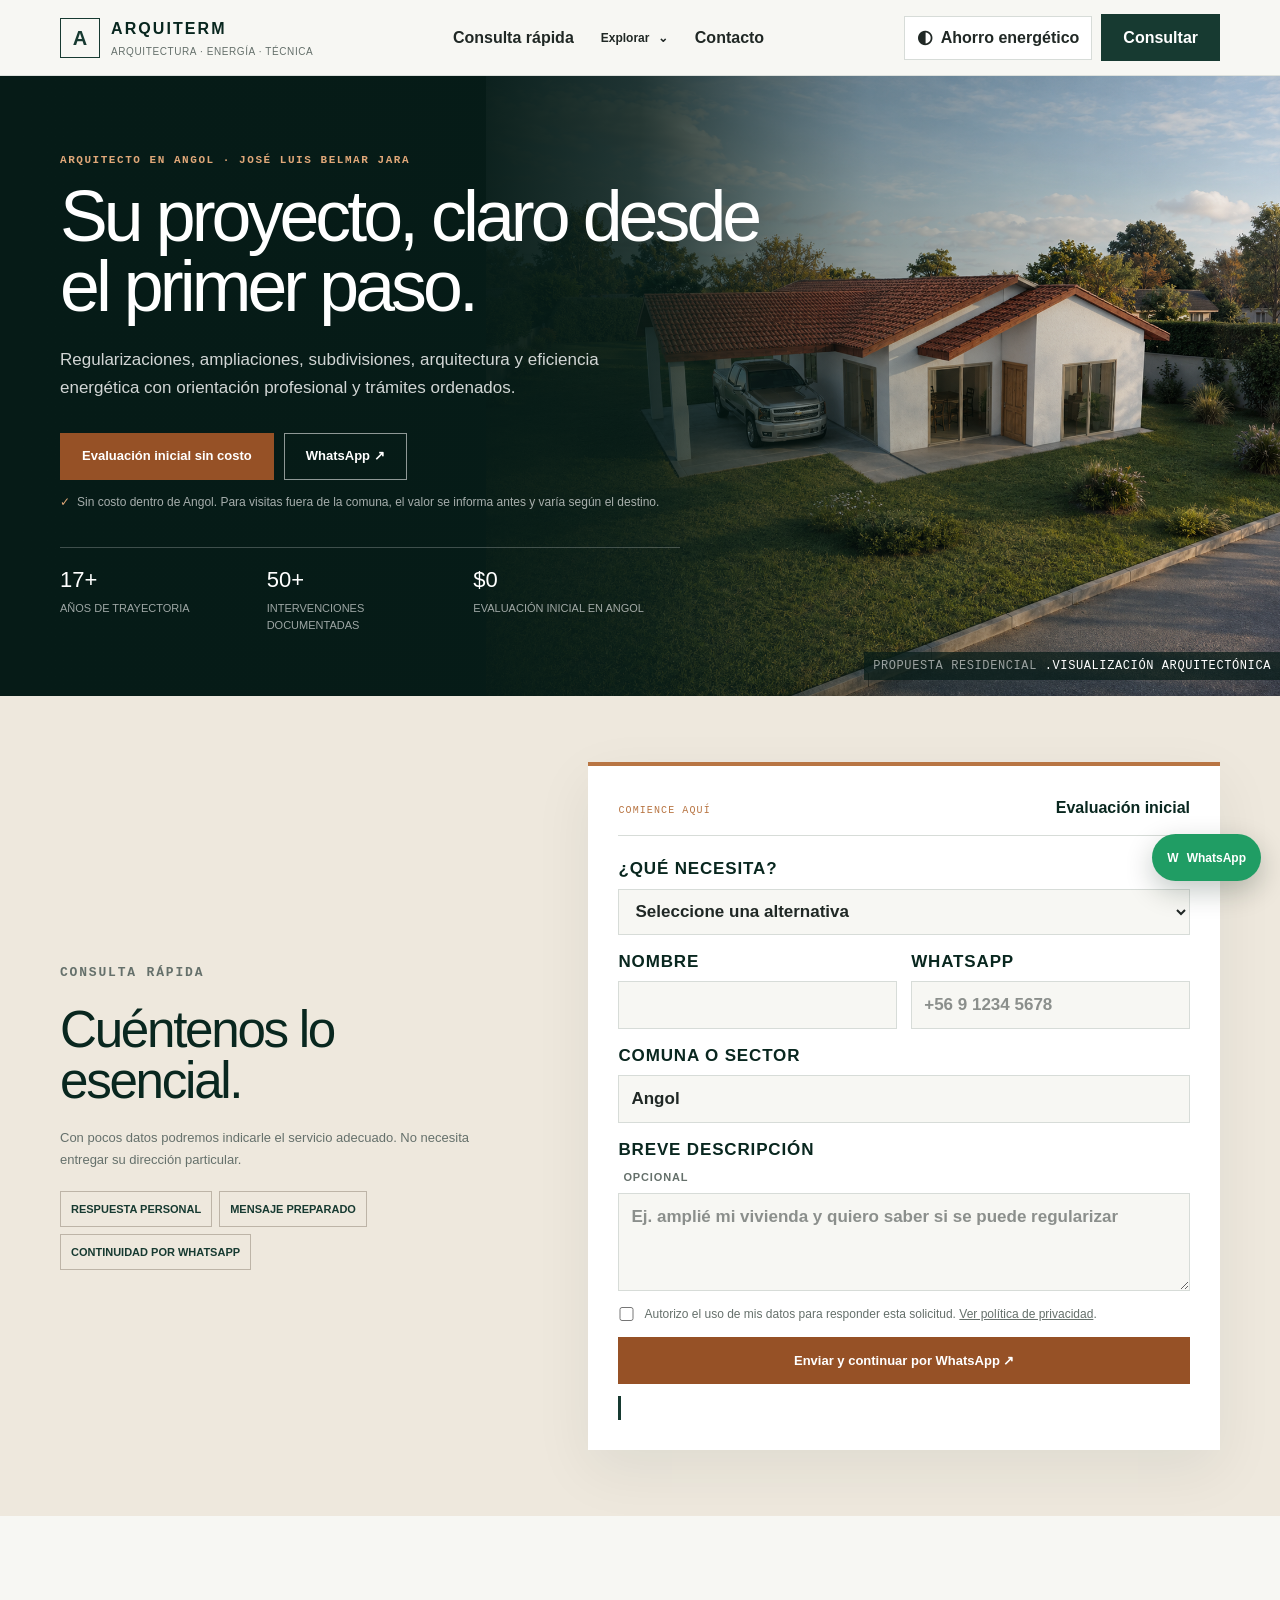
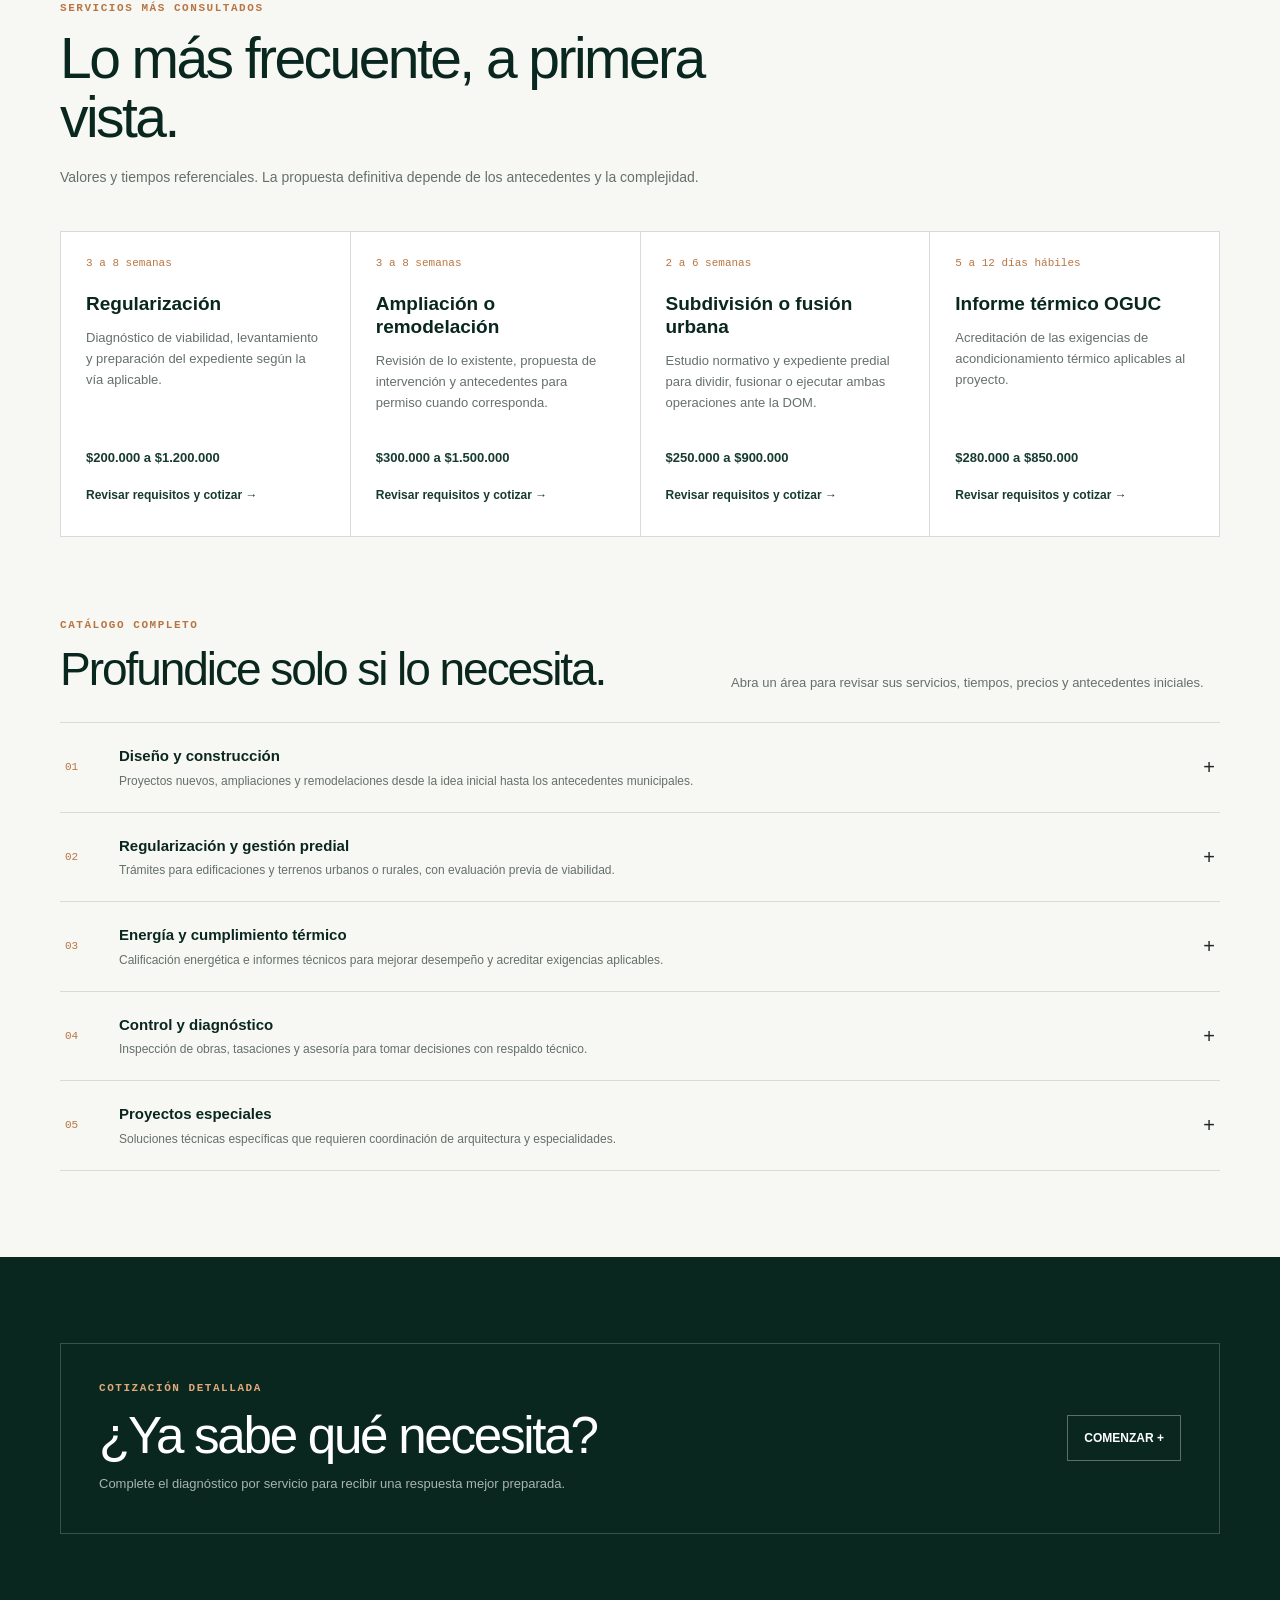
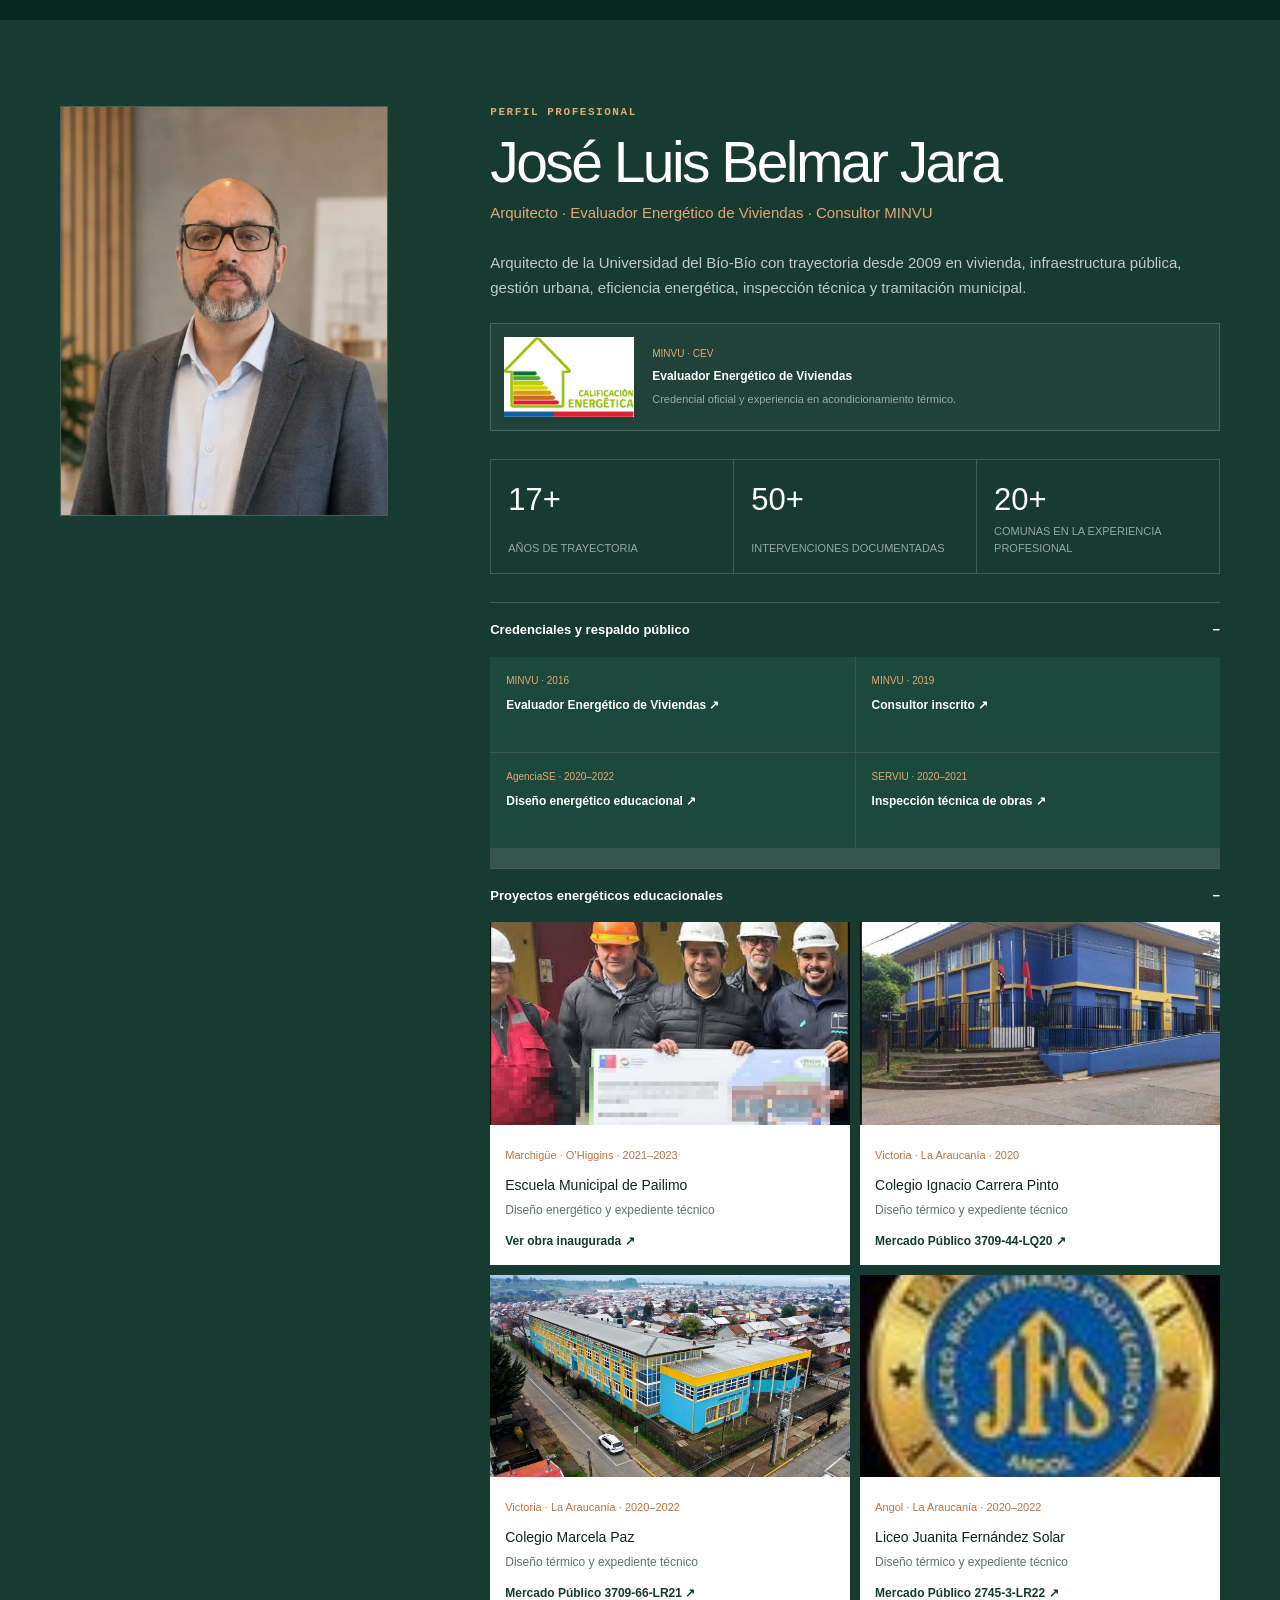
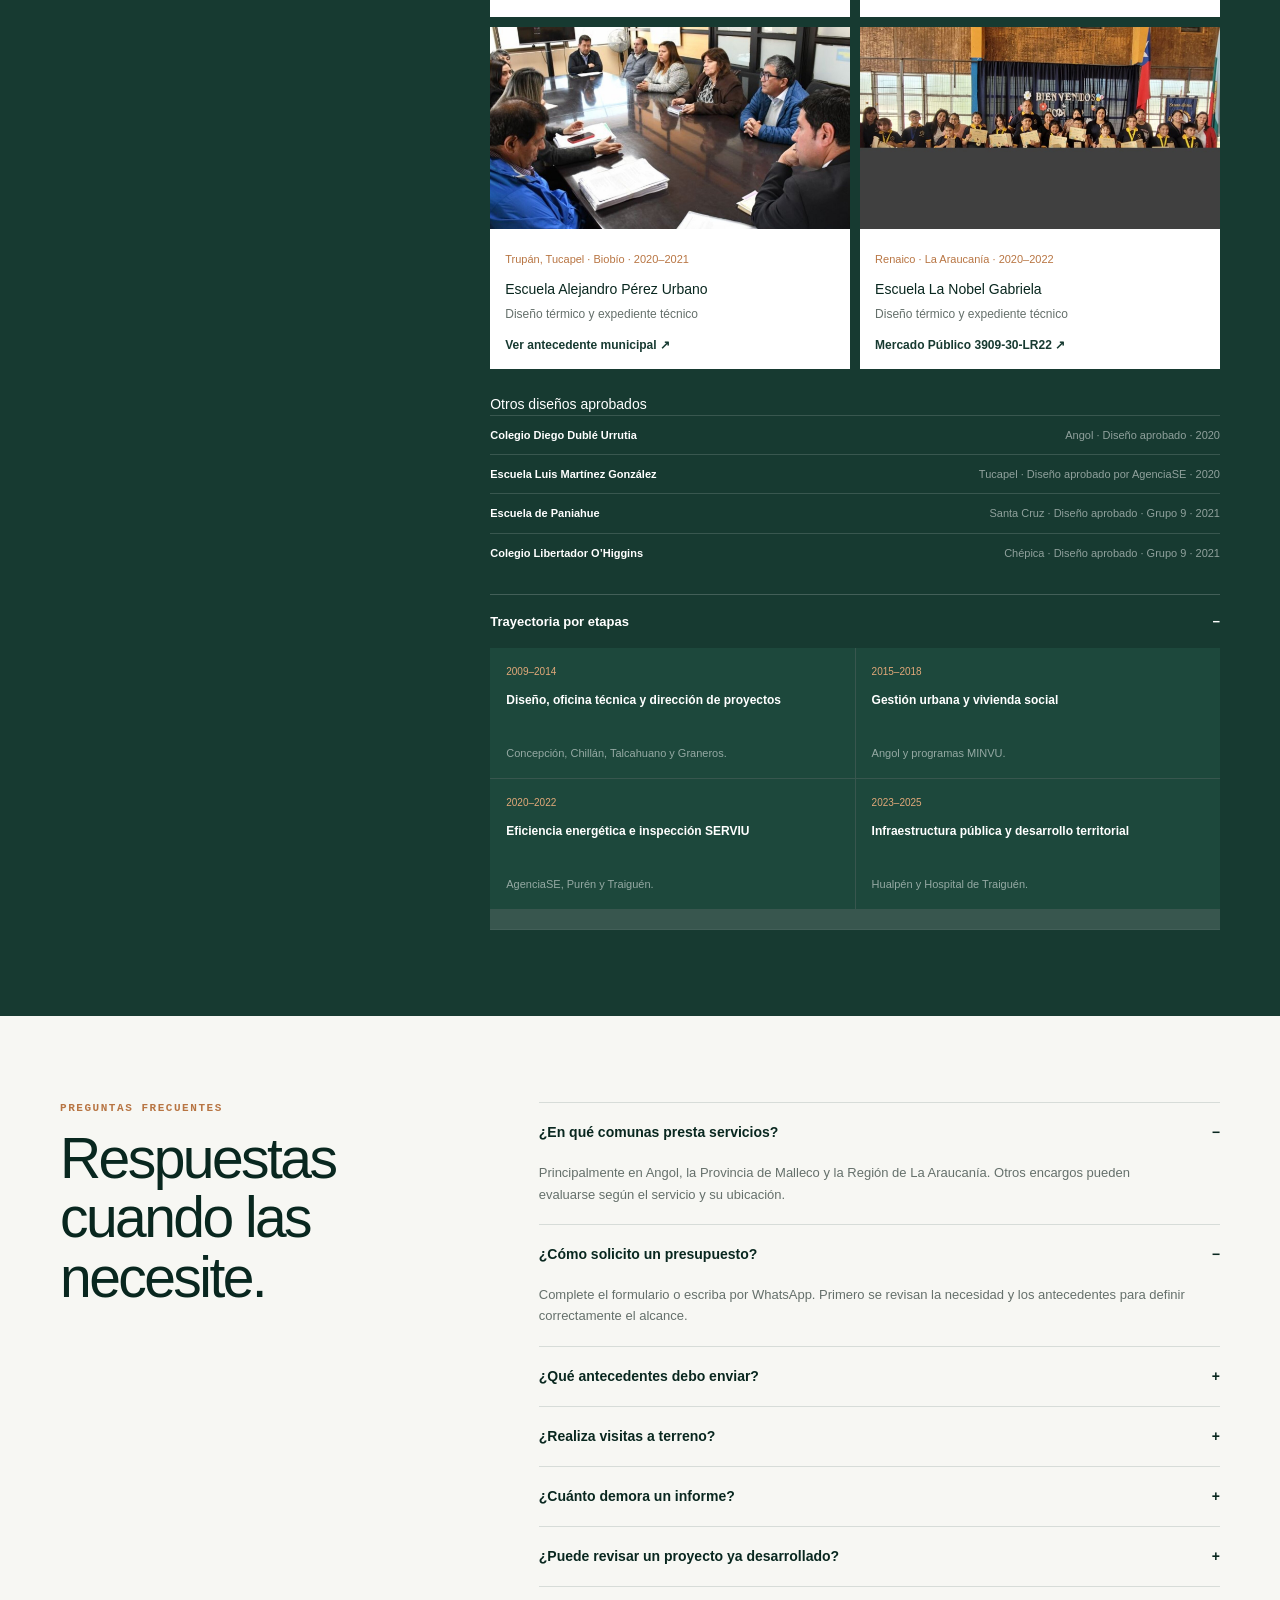
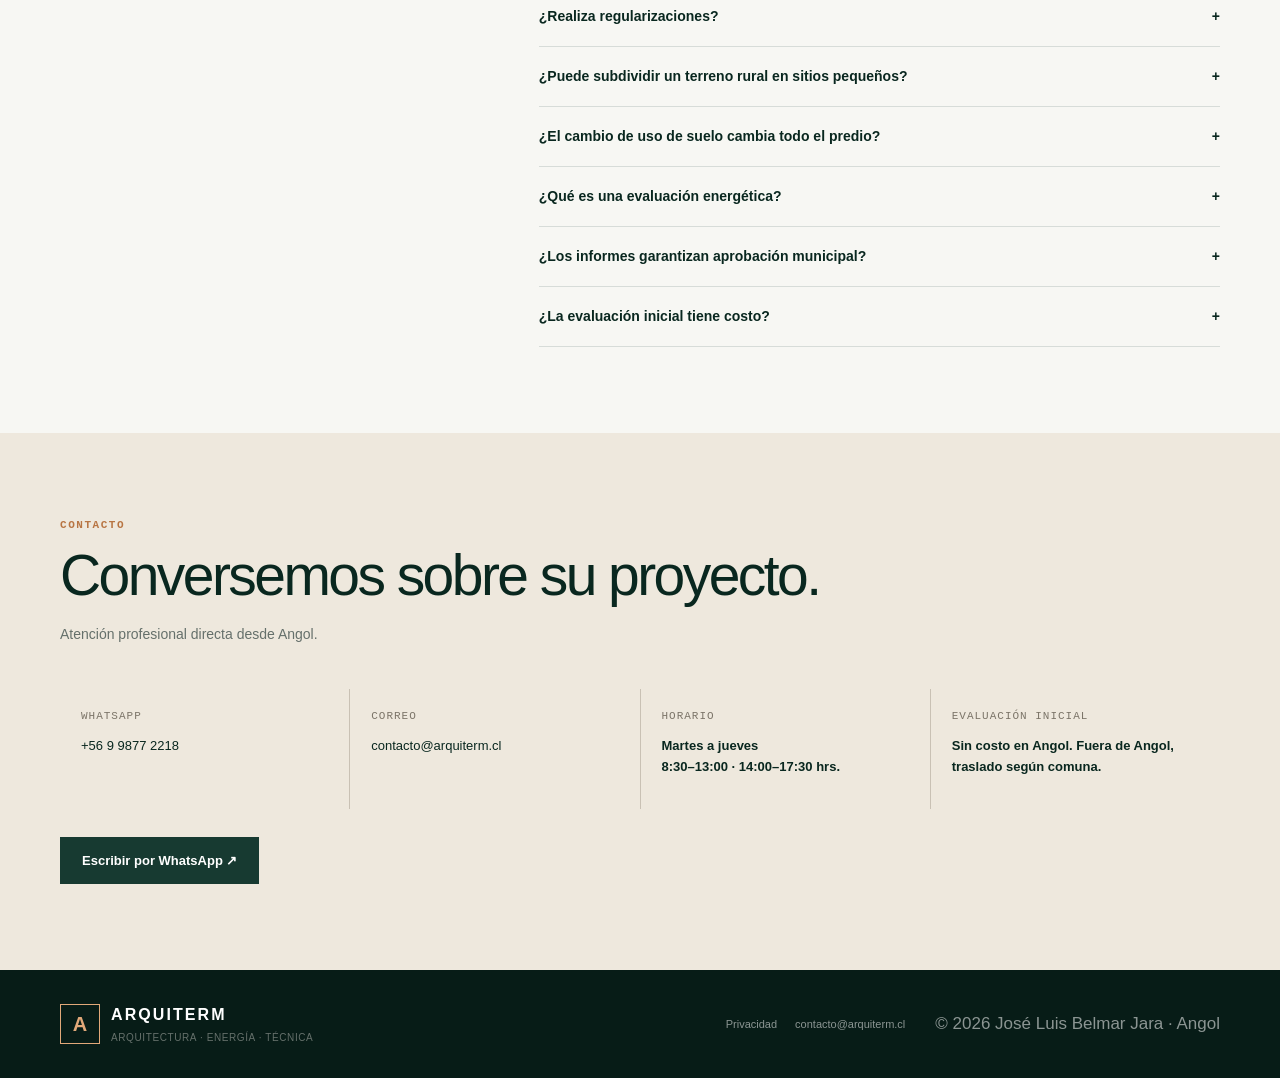
<file: index.html>
<!DOCTYPE html>


<html data-theme="light" lang="es"><head><meta content="text/html; charset=utf-8" http-equiv="Content-Type"/><meta content="width=device-width, initial-scale=1" name="viewport"/><link href="assets/styles.css" rel="stylesheet"/><title>Arquiterm | Arquitecto en Angol — José Luis Belmar</title><meta content="Arquitecto en Angol para regularizaciones, ampliaciones, subdivisiones, arquitectura y eficiencia energética. Evaluación inicial sin costo en Angol." name="description"/><meta content="index, follow" name="robots"/><meta content="Arquiterm | Arquitectura, energía y técnica" property="og:title"/><meta content="Arquitectura, regularizaciones, evaluación energética e informes técnicos desde Angol." property="og:description"/><meta content="Arquiterm" property="og:site_name"/><meta content="website" property="og:type"/><meta content="es_CL" property="og:locale"/><meta content="summary_large_image" name="twitter:card"/><meta content="Arquiterm | Arquitecto en Angol" name="twitter:title"/><meta content="Orientación profesional para regularizaciones, ampliaciones, subdivisiones y proyectos de arquitectura." name="twitter:description"/><link href="assets/favicon.svg" rel="shortcut icon"/><link href="assets/favicon.svg" rel="icon"/><script type="application/ld+json">{"@context":"https://schema.org","@type":"ProfessionalService","name":"Arquiterm","telephone":"+56998772218","email":"contacto@arquiterm.cl","founder":{"@type":"Person","name":"José Luis Belmar Jara","jobTitle":"Arquitecto"},"address":{"@type":"PostalAddress","addressLocality":"Angol","addressRegion":"La Araucanía","addressCountry":"CL"},"areaServed":["Angol","Provincia de Malleco","Región de La Araucanía"],"openingHoursSpecification":[{"@type":"OpeningHoursSpecification","dayOfWeek":["Tuesday","Wednesday","Thursday"],"opens":"08:30","closes":"13:00"},{"@type":"OpeningHoursSpecification","dayOfWeek":["Tuesday","Wednesday","Thursday"],"opens":"14:00","closes":"17:30"}],"priceRange":"$$"}</script>












<meta content="#09271f" name="theme-color"/><meta content="strict-origin-when-cross-origin" name="referrer"/><script>try{const saved=localStorage.getItem("arquiterm-theme");const system=window.matchMedia("(prefers-color-scheme: dark)").matches;document.documentElement.dataset.theme=saved==="dark"||(!saved&&system)?"dark":"light"}catch{document.documentElement.dataset.theme="light"}</script></head><body class=""><main><a class="skip-link" href="#contenido">Saltar al contenido</a><header class="header"><a aria-label="Arquiterm, inicio" class="brand" href="#inicio"><b>A</b><span><strong>ARQUITERM</strong><small>Arquitectura · Energía · Técnica</small></span></a><button aria-expanded="false" aria-label="Abrir menú" class="menu" type="button"><i></i><i></i><i></i></button><nav aria-label="Navegación principal" class=""><a href="#consulta-rapida">Consulta rápida</a><details class="nav-dropdown"><summary>Explorar <span>⌄</span></summary><div><a href="#servicios">Servicios</a><a href="#diagnostico">Cotización detallada</a><a href="#experiencia">Experiencia</a><a href="#preguntas">Preguntas frecuentes</a></div></details><a href="#contacto">Contacto</a></nav><div class="header-actions"><button aria-pressed="false" class="theme-toggle" title="Cambiar modo de visualización" type="button"><span aria-hidden="true">◐</span><span>Ahorro energético</span></button><a class="btn header-btn" href="#consulta-rapida">Consultar</a></div></header><section class="hero" id="inicio"><div aria-hidden="true" class="hero-bg"></div><div aria-hidden="true" class="hero-shade"></div><div class="wrap hero-content" id="contenido"><p class="tag light">Arquitecto en Angol · José Luis Belmar Jara</p><h1>Su proyecto, claro desde el primer paso.</h1><p class="hero-lead">Regularizaciones, ampliaciones, subdivisiones, arquitectura y eficiencia energética con orientación profesional y trámites ordenados.</p><div class="actions"><a class="btn accent" href="#consulta-rapida">Evaluación inicial sin costo</a><a class="btn ghost" href="https://wa.me/56998772218?text=Hola%20Jos%C3%A9%20Luis%2C%20quisiera%20consultar%20por%20Arquiterm." rel="noopener noreferrer" target="_blank">WhatsApp ↗</a></div><p class="hero-reassurance">Sin costo dentro de Angol. Para visitas fuera de la comuna, el valor se informa antes y varía según el destino.</p><div class="hero-data"><div><strong>17+</strong><span>años de trayectoria</span></div><div><strong>50+</strong><span>intervenciones documentadas</span></div><div><strong>$0</strong><span>evaluación inicial en Angol</span></div></div></div><p class="hero-image-note"> PROPUESTA RESIDENCIAL <span> .VISUALIZACIÓN ARQUITECTÓNICA </span></p></section><section class="quick-contact" id="consulta-rapida"><div class="wrap quick-contact-grid"><div class="quick-contact-copy"><p class="tag">Consulta rápida</p><h2>Cuéntenos lo esencial.</h2><p>Con pocos datos podremos indicarle el servicio adecuado. No necesita entregar su dirección particular.</p><ul><li>Respuesta personal</li><li>Mensaje preparado</li><li>Continuidad por WhatsApp</li></ul></div><form class="quick-form"><div class="quick-form-head"><small>COMIENCE AQUÍ</small><strong>Evaluación inicial</strong></div><label>¿Qué necesita?<select name="quickNeed" required=""><option disabled="" selected="" value="">Seleccione una alternativa</option><option>Regularizar o ampliar una vivienda</option><option>Subdividir, fusionar o lotear un terreno</option><option>Diseñar o modificar una construcción</option><option>Evaluación energética o informe térmico</option><option>Inspección técnica o tasación</option><option>No sé qué servicio necesito</option></select></label><div class="quick-fields"><label>Nombre<input autocomplete="name" name="quickName" required=""/></label><label>WhatsApp<input autocomplete="tel" inputmode="tel" name="quickPhone" placeholder="+56 9 1234 5678" required="" type="tel"/></label></div><label>Comuna o sector<input name="quickCity" required="" value="Angol"/></label><label>Breve descripción <em>Opcional</em><textarea name="quickDetails" placeholder="Ej. amplié mi vivienda y quiero saber si se puede regularizar" rows="3"></textarea></label><label aria-hidden="true" class="honeypot">Sitio web<input autocomplete="off" name="quickWebsite" tabindex="-1"/></label><label class="consent"><input name="consent" required="" type="checkbox" value="yes"/><span>Autorizo el uso de mis datos para responder esta solicitud. <a href="privacidad.html">Ver política de privacidad</a>.</span></label><button class="btn accent" type="submit">Enviar y continuar por WhatsApp ↗</button><p aria-live="polite" class="form-status" id="quickFormStatus"></p></form></div></section><section class="section wrap" id="servicios"><div class="heading"><p class="tag">Servicios más consultados</p><h2>Lo más frecuente, a primera vista.</h2><p>Valores y tiempos referenciales. La propuesta definitiva depende de los antecedentes y la complejidad.</p></div><div class="popular-grid"><article><small>3 a 8 semanas</small><h3>Regularización</h3><p>Diagnóstico de viabilidad, levantamiento y preparación del expediente según la vía aplicable.</p><strong>$200.000 a $1.200.000</strong><button class="quote-service" data-area="tramites" data-service="regularizacion" type="button">Revisar requisitos y cotizar →</button></article><article><small>3 a 8 semanas</small><h3>Ampliación o remodelación</h3><p>Revisión de lo existente, propuesta de intervención y antecedentes para permiso cuando corresponda.</p><strong>$300.000 a $1.500.000</strong><button class="quote-service" data-area="arquitectura" data-service="ampliacion" type="button">Revisar requisitos y cotizar →</button></article><article><small>2 a 6 semanas</small><h3>Subdivisión o fusión urbana</h3><p>Estudio normativo y expediente predial para dividir, fusionar o ejecutar ambas operaciones ante la DOM.</p><strong>$250.000 a $900.000</strong><button class="quote-service" data-area="tramites" data-service="predial_urbano" type="button">Revisar requisitos y cotizar →</button></article><article><small>5 a 12 días hábiles</small><h3>Informe térmico OGUC</h3><p>Acreditación de las exigencias de acondicionamiento térmico aplicables al proyecto.</p><strong>$280.000 a $850.000</strong><button class="quote-service" data-area="energia" data-service="informe_termico" type="button">Revisar requisitos y cotizar →</button></article></div><div class="all-services-head"><div><p class="tag">Catálogo completo</p><h2>Profundice solo si lo necesita.</h2></div><p>Abra un área para revisar sus servicios, tiempos, precios y antecedentes iniciales.</p></div><div class="service-accordion"><details><summary><span>01</span><div><strong>Diseño y construcción</strong><small>Proyectos nuevos, ampliaciones y remodelaciones desde la idea inicial hasta los antecedentes municipales.</small></div><b>+</b></summary><div class="service-detail-grid"><article><h3>Proyecto de arquitectura</h3><p>Diseño y expediente técnico para obra nueva, desde la factibilidad hasta el ingreso municipal.</p><dl><div><dt>Preparación</dt><dd>4 a 10 semanas</dd></div><div><dt>Honorario</dt><dd>$1.200.000 a $4.500.000</dd></div></dl><details><summary>Antecedentes principales</summary><ul><li>Dirección o rol de avalúo</li><li>Certificado de Informaciones Previas (si lo tiene)</li><li>Título o antecedente de dominio</li><li>Levantamiento topográfico cuando corresponda</li><li>Programa de recintos y superficie esperada</li></ul></details><button class="quote-service" data-area="arquitectura" data-service="proyecto_arquitectura" type="button">Cotizar este servicio →</button></article><article><h3>Ampliación o remodelación</h3><p>Revisión de lo existente, propuesta de intervención y antecedentes para permiso cuando corresponda.</p><dl><div><dt>Preparación</dt><dd>3 a 8 semanas</dd></div><div><dt>Honorario</dt><dd>$300.000 a $1.500.000</dd></div></dl><details><summary>Antecedentes principales</summary><ul><li>Permiso y recepción final existentes, si los hay</li><li>Planos anteriores</li><li>Certificado de Informaciones Previas</li><li>Rol de avalúo</li><li>Fotografías interiores y exteriores</li></ul></details><button class="quote-service" data-area="arquitectura" data-service="ampliacion" type="button">Cotizar este servicio →</button></article></div></details><details><summary><span>02</span><div><strong>Regularización y gestión predial</strong><small>Trámites para edificaciones y terrenos urbanos o rurales, con evaluación previa de viabilidad.</small></div><b>+</b></summary><div class="service-detail-grid"><article><h3>Regularización</h3><p>Diagnóstico de viabilidad, levantamiento y preparación del expediente según la vía aplicable.</p><dl><div><dt>Preparación</dt><dd>3 a 8 semanas</dd></div><div><dt>Honorario</dt><dd>$200.000 a $1.200.000</dd></div></dl><details><summary>Antecedentes principales</summary><ul><li>Escritura o título de dominio</li><li>Certificado de avalúo fiscal detallado</li><li>Rol y dirección de la propiedad</li><li>CIP y antecedentes municipales existentes</li><li>Permisos o recepciones anteriores</li></ul></details><button class="quote-service" data-area="tramites" data-service="regularizacion" type="button">Cotizar este servicio →</button></article><article><h3>Subdivisión o fusión urbana</h3><p>Estudio normativo y expediente predial para dividir, fusionar o ejecutar ambas operaciones ante la DOM.</p><dl><div><dt>Preparación</dt><dd>2 a 6 semanas</dd></div><div><dt>Honorario</dt><dd>$250.000 a $900.000</dd></div></dl><details><summary>Antecedentes principales</summary><ul><li>Escritura e inscripción de dominio vigente</li><li>Certificado de Informaciones Previas</li><li>Certificado de avalúo fiscal</li><li>Plano de loteo o subdivisión anterior</li><li>Levantamiento topográfico georreferenciado</li></ul></details><button class="quote-service" data-area="tramites" data-service="predial_urbano" type="button">Cotizar este servicio →</button></article><article><h3>Subdivisión o fusión rural</h3><p>Preparación y coordinación de antecedentes prediales rurales, incluida certificación SAG cuando corresponda.</p><dl><div><dt>Preparación</dt><dd>3 a 8 semanas</dd></div><div><dt>Honorario</dt><dd>$350.000 a $1.500.000</dd></div></dl><details><summary>Antecedentes principales</summary><ul><li>Inscripción de dominio vigente y escritura</li><li>Certificado de avalúo fiscal</li><li>Certificado de ruralidad o CIP</li><li>Plano predial inscrito o anterior</li><li>Levantamiento topográfico georreferenciado</li></ul></details><button class="quote-service" data-area="tramites" data-service="predial_rural" type="button">Cotizar este servicio →</button></article><article><h3>Loteo urbano o desarrollo predial rural</h3><p>Factibilidad y proyecto para dividir suelo cuando se requieren urbanizaciones, cesiones o pronunciamientos sectoriales.</p><dl><div><dt>Preparación</dt><dd>6 a 16 semanas</dd></div><div><dt>Honorario</dt><dd>$1.200.000 a $6.000.000</dd></div></dl><details><summary>Antecedentes principales</summary><ul><li>Título e inscripción de dominio</li><li>CIP o certificado de ruralidad</li><li>Levantamiento topográfico georreferenciado</li><li>Plano y cabida del predio</li><li>Factibilidades sanitaria y eléctrica</li></ul></details><button class="quote-service" data-area="tramites" data-service="loteo" type="button">Cotizar este servicio →</button></article><article><h3>Cambio de uso de suelo / IFC rural</h3><p>Expediente para solicitar el Informe de Factibilidad para Construcciones ajenas a la agricultura en área rural.</p><dl><div><dt>Preparación</dt><dd>4 a 10 semanas</dd></div><div><dt>Honorario</dt><dd>$600.000 a $2.500.000</dd></div></dl><details><summary>Antecedentes principales</summary><ul><li>Título e inscripción de dominio vigente</li><li>CIP rural o certificado de zonificación</li><li>Certificado de avalúo y rol</li><li>Plano georreferenciado del predio</li><li>Anteproyecto de arquitectura y emplazamiento</li></ul></details><button class="quote-service" data-area="tramites" data-service="ifc" type="button">Cotizar este servicio →</button></article></div></details><details><summary><span>03</span><div><strong>Energía y cumplimiento térmico</strong><small>Calificación energética e informes técnicos para mejorar desempeño y acreditar exigencias aplicables.</small></div><b>+</b></summary><div class="service-detail-grid"><article><h3>Calificación energética de vivienda (CEV)</h3><p>Precalificación o calificación oficial del desempeño energético de una vivienda.</p><dl><div><dt>Preparación</dt><dd>5 a 12 días hábiles</dd></div><div><dt>Honorario</dt><dd>$250.000 a $650.000</dd></div></dl><details><summary>Antecedentes principales</summary><ul><li>Solicitud y declaración del mandante</li><li>Permiso de edificación o CIP, según etapa</li><li>Recepción final para calificación, cuando corresponda</li><li>Planos de emplazamiento, plantas, cortes y elevaciones</li><li>Especificaciones técnicas y materialidades</li></ul></details><button class="quote-service" data-area="energia" data-service="cev" type="button">Cotizar este servicio →</button></article><article><h3>Informe térmico OGUC</h3><p>Acreditación de las exigencias de acondicionamiento térmico aplicables al proyecto.</p><dl><div><dt>Preparación</dt><dd>5 a 12 días hábiles</dd></div><div><dt>Honorario</dt><dd>$280.000 a $850.000</dd></div></dl><details><summary>Antecedentes principales</summary><ul><li>Ubicación exacta y emplazamiento</li><li>Plantas, cortes y elevaciones</li><li>Especificaciones técnicas</li><li>Escantillones y detalles de envolvente</li><li>Cuadro de ventanas y puertas</li></ul></details><button class="quote-service" data-area="energia" data-service="informe_termico" type="button">Cotizar este servicio →</button></article></div></details><details><summary><span>04</span><div><strong>Control y diagnóstico</strong><small>Inspección de obras, tasaciones y asesoría para tomar decisiones con respaldo técnico.</small></div><b>+</b></summary><div class="service-detail-grid"><article><h3>Inspección técnica de obra</h3><p>Control independiente de calidad, avance y concordancia con planos y especificaciones.</p><dl><div><dt>Preparación</dt><dd>Inicio en 3 a 7 días; seguimiento durante la obra</dd></div><div><dt>Honorario</dt><dd>$90.000 a $180.000 por visita</dd></div></dl><details><summary>Antecedentes principales</summary><ul><li>Permiso y planos aprobados</li><li>Especificaciones técnicas</li><li>Contrato y presupuesto de obra</li><li>Carta Gantt o programación</li><li>Proyectos de especialidades</li></ul></details><button class="quote-service" data-area="control" data-service="ito" type="button">Cotizar este servicio →</button></article><article><h3>Tasación inmobiliaria</h3><p>Opinión de valor fundada en características físicas, legales, urbanas y referencias de mercado.</p><dl><div><dt>Preparación</dt><dd>4 a 8 días hábiles</dd></div><div><dt>Honorario</dt><dd>$140.000 a $350.000</dd></div></dl><details><summary>Antecedentes principales</summary><ul><li>Dirección y rol de avalúo</li><li>Título o escritura disponible</li><li>Certificado de avalúo fiscal</li><li>Plano o croquis con superficies</li><li>Permiso y recepción final</li></ul></details><button class="quote-service" data-area="control" data-service="tasacion" type="button">Cotizar este servicio →</button></article><article><h3>Asesoría técnica</h3><p>Revisión profesional antes de comprar, construir, reparar o tomar una decisión técnica.</p><dl><div><dt>Preparación</dt><dd>2 a 7 días hábiles</dd></div><div><dt>Honorario</dt><dd>$80.000 a $280.000</dd></div></dl><details><summary>Antecedentes principales</summary><ul><li>Descripción clara del problema</li><li>Dirección o sector</li><li>Fotografías y videos</li><li>Planos o croquis disponibles</li><li>Documentos municipales relacionados</li></ul></details><button class="quote-service" data-area="control" data-service="asesoria" type="button">Cotizar este servicio →</button></article></div></details><details><summary><span>05</span><div><strong>Proyectos especiales</strong><small>Soluciones técnicas específicas que requieren coordinación de arquitectura y especialidades.</small></div><b>+</b></summary><div class="service-detail-grid"><article><h3>Proyecto de sala de basura para edificios</h3><p>Diseño, memoria y coordinación del sistema de acumulación y extracción de residuos del edificio.</p><dl><div><dt>Preparación</dt><dd>1 a 4 semanas</dd></div><div><dt>Honorario</dt><dd>$300.000 a $1.200.000</dd></div></dl><details><summary>Antecedentes principales</summary><ul><li>Planos de arquitectura del edificio</li><li>Cantidad de pisos y departamentos o locales</li><li>Emplazamiento y acceso del camión recolector</li><li>Sistema existente, si se trata de adecuación</li><li>Frecuencia municipal de retiro</li></ul></details><button class="quote-service" data-area="especiales" data-service="sala_basura" type="button">Cotizar este servicio →</button></article></div></details></div></section><section class="section quote"><div class="wrap"><details class="smart-disclosure" id="diagnostico"><summary><div><p class="tag light">Cotización detallada</p><h2>¿Ya sabe qué necesita?</h2><span>Complete el diagnóstico por servicio para recibir una respuesta mejor preparada.</span></div><b>Comenzar +</b></summary><form class="smart-form"><div class="form-choice"><label>Área<select id="serviceArea" name="serviceArea"><option value="arquitectura">Diseño y construcción</option><option selected="" value="tramites">Regularización y gestión predial</option><option value="energia">Energía y cumplimiento térmico</option><option value="control">Control y diagnóstico</option><option value="especiales">Proyectos especiales</option></select></label><label>Servicio<select id="serviceType" name="serviceType"><option selected="" value="regularizacion">Regularización</option><option value="predial_urbano">Subdivisión o fusión urbana</option><option value="predial_rural">Subdivisión o fusión rural</option><option value="loteo">Loteo urbano o desarrollo predial rural</option><option value="ifc">Cambio de uso de suelo / IFC rural</option></select></label></div><div class="guide-summary"><div><small>PREPARACIÓN PROFESIONAL</small><strong>3 a 8 semanas</strong></div><div><small>REVISIÓN EXTERNA</small><strong>Ley 20.898: hasta 90 días hábiles en DOM; vía general: plazo normativo de 30 días</strong></div><div><small>HONORARIO REFERENCIAL</small><strong>$200.000 a $1.200.000</strong></div></div><p class="fee-note">Desde $200.000 para casos simples, de baja superficie y con antecedentes suficientes. No incluye obras correctivas, cálculo estructural, especialidades, certificados ni derechos municipales.</p><p class="smart-alert"><b>Importante:</b> La regularización no puede garantizarse antes de revisar uso de suelo, riesgos, deslindes, superficie, antigüedad y condiciones de seguridad.</p><div class="form-block"><h3>Antecedentes del proyecto</h3><div class="fields">
<label>Año aproximado de construcción <em>Opcional</em><input inputmode="numeric" name="constructionDate" placeholder="Ej. 2014"/></label>
<label>Uso actual o proyectado<select name="use" required=""><option disabled="" selected="" value="">Seleccione</option><option>Vivienda</option><option>Comercio</option><option>Taller o bodega</option><option>Equipamiento</option><option>Uso mixto</option><option>Otro</option></select></label>
<label>Superficie aproximada (m²)<input min="0" name="area" placeholder="Ej. 105" required="" step="any" type="number"/></label>
<label>Superficie involucrada (m²) <em>Opcional</em><input min="0" name="scopeArea" placeholder="Ej. 35" step="any" type="number"/></label>
<label>Ubicación del proyecto<select name="locationType" required=""><option disabled="" selected="" value="">Seleccione</option><option>Angol urbano</option><option>Sector rural de Angol</option><option>Otra comuna o sector</option><option>No lo sé</option></select></label>
<label>¿Cuenta con planos, permiso o antecedentes previos?<select name="approved" required=""><option disabled="" selected="" value="">Seleccione</option><option>Sí</option><option>No</option><option>No lo sé</option><option>Solo una parte</option></select></label>
<label>Relación con el proyecto<select name="owner" required=""><option disabled="" selected="" value="">Seleccione</option><option>Propietario/a</option><option>Mandatario/a o autorizado/a</option><option>Sucesión o posesión efectiva</option><option>Profesional o empresa</option><option>Otra situación</option></select></label>
</div><label>Descripción del encargo<textarea name="description" placeholder="Qué quiere lograr, situación actual y fechas importantes." required="" rows="4"></textarea></label></div><details class="document-disclosure"><summary>Indicar documentos disponibles <span>+</span></summary><p>No necesita tenerlos todos. Marque solo los que ya posee.</p><div><label><input name="documents" type="checkbox" value="Escritura o título de dominio"/><span>Escritura o título de dominio</span></label><label><input name="documents" type="checkbox" value="Certificado de avalúo fiscal detallado"/><span>Certificado de avalúo fiscal detallado</span></label><label><input name="documents" type="checkbox" value="Rol y dirección de la propiedad"/><span>Rol y dirección de la propiedad</span></label><label><input name="documents" type="checkbox" value="CIP y antecedentes municipales existentes"/><span>CIP y antecedentes municipales existentes</span></label><label><input name="documents" type="checkbox" value="Permisos o recepciones anteriores"/><span>Permisos o recepciones anteriores</span></label><label><input name="documents" type="checkbox" value="Planos disponibles"/><span>Planos disponibles</span></label><label><input name="documents" type="checkbox" value="Fotografías de todas las fachadas e interiores"/><span>Fotografías de todas las fachadas e interiores</span></label><label><input name="documents" type="checkbox" value="Fecha aproximada de construcción"/><span>Fecha aproximada de construcción</span></label></div></details><div class="form-block"><h3>Contacto</h3><p>No solicitamos su domicilio particular. Si corresponde, basta con indicar el sector del proyecto.</p><div class="fields"><label>Nombre completo<input autocomplete="name" name="name" required=""/></label><label>WhatsApp o teléfono<input autocomplete="tel" name="phone" required="" type="tel"/></label><label>Correo electrónico <em>Opcional</em><input autocomplete="email" name="email" type="email"/></label><label>Comuna<input name="city" required="" value="Angol"/></label><label>Sector del proyecto <em>Opcional</em><input name="sector" placeholder="Ej. centro, Huequén, sector rural"/></label><label>Contacto preferido<select name="contact"><option selected="">WhatsApp</option><option>Teléfono</option><option>Correo electrónico</option></select></label></div></div><label aria-hidden="true" class="honeypot">Sitio web<input autocomplete="off" name="website" tabindex="-1"/></label><p class="attachment-note">Los archivos no se cargan en el sitio. Podrá enviar planos y fotografías directamente por WhatsApp.</p><label class="consent"><input name="consent" required="" type="checkbox" value="yes"/><span>Autorizo el almacenamiento y uso de estos datos para responder la solicitud. <a href="privacidad.html">Ver política de privacidad</a>.</span></label><div class="submit-row"><div><strong>Su mensaje se preparará en WhatsApp</strong><p>Al enviar, una copia de la consulta llegará por correo a Arquiterm y luego se abrirá WhatsApp con el mensaje preparado. Revise y envíe el mensaje desde WhatsApp.</p></div><button class="btn accent" type="submit">Guardar y continuar por WhatsApp ↗</button></div><p aria-live="polite" class="form-status" id="smartFormStatus"></p></form></details></div></section><section class="section about" id="experiencia"><div class="wrap about-grid"><div class="portrait"><img alt="José Luis Belmar Jara, arquitecto de Arquiterm" decoding="async" height="1200" loading="lazy" src="assets/images/jose-luis-belmar-profesional.webp" width="900"/></div><div class="about-copy"><p class="tag light">Perfil profesional</p><h2>José Luis Belmar Jara</h2><h3>Arquitecto · Evaluador Energético de Viviendas · Consultor MINVU</h3><p>Arquitecto de la Universidad del Bío-Bío con trayectoria desde 2009 en vivienda, infraestructura pública, gestión urbana, eficiencia energética, inspección técnica y tramitación municipal.</p><div class="cev-mark"><img alt="Calificación Energética de Viviendas de Chile" height="120" loading="lazy" src="assets/images/logo-cev-oficial.png" width="165"/><div><small>MINVU · CEV</small><strong>Evaluador Energético de Viviendas</strong><span>Credencial oficial y experiencia en acondicionamiento térmico.</span></div></div><div class="experience-stats"><div><strong>17+</strong><span>años de trayectoria</span></div><div><strong>50+</strong><span>intervenciones documentadas</span></div><div><strong>20+</strong><span>comunas en la experiencia profesional</span></div></div><div class="profile-disclosures"><details open=""><summary>Credenciales y respaldo público <span>+</span></summary><div class="credentials"><a href="https://www.calificacionenergetica.cl/media/Designa-evaluadores-7%C2%B0-llamado-Res.-Ex.-7860-7.12.16.pdf" rel="noopener noreferrer" target="_blank"><small>MINVU · 2016</small><b>Evaluador Energético de Viviendas ↗</b></a><a href="https://documentos.minvu.cl/regionIX/seremi/resoluciones_exentas/Documentos/RES%20EX%201281.pdf" rel="noopener noreferrer" target="_blank"><small>MINVU · 2019</small><b>Consultor inscrito ↗</b></a><a href="https://transparencia.agenciase.org/5_compras_adquisiciones/otras-compras/marzo_2022.html" rel="noopener noreferrer" target="_blank"><small>AgenciaSE · 2020–2022</small><b>Diseño energético educacional ↗</b></a><a href="https://www.mercadopublico.cl/fichaLicitacion.html?idLicitacion=712307-96-LP20" rel="noopener noreferrer" target="_blank"><small>SERVIU · 2020–2021</small><b>Inspección técnica de obras ↗</b></a></div></details><details open=""><summary>Proyectos energéticos educacionales <span>+</span></summary><div class="project-grid"><article><img alt="Visita municipal durante las obras de mejoramiento térmico de la Escuela de Pailimo" decoding="async" loading="lazy" src="assets/images/pailimo.jpg"/><div><small>Marchigüe · O’Higgins · 2021–2023</small><h3>Escuela Municipal de Pailimo</h3><p>Diseño energético y expediente técnico</p><a href="https://www.agenciase.org/2023/11/02/autoridades-y-comunidad-inauguran-obras-de-acondicionamiento-termico-en-la-escuela-de-pailimo-en-marchigue/" rel="noopener noreferrer" target="_blank">Ver obra inaugurada ↗</a></div></article><article><img alt="Fachada del Colegio Ignacio Carrera Pinto de Victoria" decoding="async" loading="lazy" src="assets/images/ignacio-carrera-pinto.jpg"/><div><small>Victoria · La Araucanía · 2020</small><h3>Colegio Ignacio Carrera Pinto</h3><p>Diseño térmico y expediente técnico</p><a href="https://www.mercadopublico.cl/fichaLicitacion.html?idLicitacion=3709-44-LQ20" rel="noopener noreferrer" target="_blank">Mercado Público 3709-44-LQ20 ↗</a></div></article><article><img alt="Vista aérea del Colegio Marcela Paz de Victoria" decoding="async" loading="lazy" src="assets/images/marcela-paz.jpg"/><div><small>Victoria · La Araucanía · 2020–2022</small><h3>Colegio Marcela Paz</h3><p>Diseño térmico y expediente técnico</p><a href="https://www.mercadopublico.cl/fichaLicitacion.html?idLicitacion=3709-66-LR21" rel="noopener noreferrer" target="_blank">Mercado Público 3709-66-LR21 ↗</a></div></article><article><img alt="Identidad institucional del Liceo Bicentenario Politécnico Juanita Fernández Solar de Angol" decoding="async" loading="lazy" src="assets/images/juanita-fernandez-solar.jpg"/><div><small>Angol · La Araucanía · 2020–2022</small><h3>Liceo Juanita Fernández Solar</h3><p>Diseño térmico y expediente técnico</p><a href="https://www.mercadopublico.cl/fichaLicitacion.html?idLicitacion=2745-3-LR22" rel="noopener noreferrer" target="_blank">Mercado Público 2745-3-LR22 ↗</a></div></article><article><img alt="Reunión institucional vinculada a la Escuela Alejandro Pérez Urbano de Trupán" decoding="async" loading="lazy" src="assets/images/alejandro-perez-urbano.jpg"/><div><small>Trupán, Tucapel · Biobío · 2020–2021</small><h3>Escuela Alejandro Pérez Urbano</h3><p>Diseño térmico y expediente técnico</p><a href="https://www.municipalidadtucapel.cl/filesglob/1623690546.pdf" rel="noopener noreferrer" target="_blank">Ver antecedente municipal ↗</a></div></article><article><img alt="Comunidad educativa de la Escuela La Nobel Gabriela de Renaico" decoding="async" loading="lazy" src="assets/images/la-nobel-gabriela.jpg"/><div><small>Renaico · La Araucanía · 2020–2022</small><h3>Escuela La Nobel Gabriela</h3><p>Diseño térmico y expediente técnico</p><a href="https://www.mercadopublico.cl/fichaLicitacion.html?idLicitacion=3909-30-LR22" rel="noopener noreferrer" target="_blank">Mercado Público 3909-30-LR22 ↗</a></div></article></div><div class="approved-list"><h3>Otros diseños aprobados</h3><p><b>Colegio Diego Dublé Urrutia</b><span>Angol · Diseño aprobado · 2020</span></p><p><b>Escuela Luis Martínez González</b><span>Tucapel · Diseño aprobado por AgenciaSE · 2020</span></p><p><b>Escuela de Paniahue</b><span>Santa Cruz · Diseño aprobado · Grupo 9 · 2021</span></p><p><b>Colegio Libertador O’Higgins</b><span>Chépica · Diseño aprobado · Grupo 9 · 2021</span></p></div></details><details open=""><summary>Trayectoria por etapas <span>+</span></summary><div class="timeline"><article><small>2009–2014</small><b>Diseño, oficina técnica y dirección de proyectos</b><p>Concepción, Chillán, Talcahuano y Graneros.</p></article><article><small>2015–2018</small><b>Gestión urbana y vivienda social</b><p>Angol y programas MINVU.</p></article><article><small>2020–2022</small><b>Eficiencia energética e inspección SERVIU</b><p>AgenciaSE, Purén y Traiguén.</p></article><article><small>2023–2025</small><b>Infraestructura pública y desarrollo territorial</b><p>Hualpén y Hospital de Traiguén.</p></article></div></details></div></div></div></section><section class="section wrap faq" id="preguntas"><div class="heading"><p class="tag">Preguntas frecuentes</p><h2>Respuestas cuando las necesite.</h2></div><div><details open=""><summary>¿En qué comunas presta servicios?<span>+</span></summary><p>Principalmente en Angol, la Provincia de Malleco y la Región de La Araucanía. Otros encargos pueden evaluarse según el servicio y su ubicación.</p></details><details open=""><summary>¿Cómo solicito un presupuesto?<span>+</span></summary><p>Complete el formulario o escriba por WhatsApp. Primero se revisan la necesidad y los antecedentes para definir correctamente el alcance.</p></details><details><summary>¿Qué antecedentes debo enviar?<span>+</span></summary><p>En general: ubicación, fotografías, planos disponibles, superficies, antecedentes municipales y una explicación de lo que necesita.</p></details><details><summary>¿Realiza visitas a terreno?<span>+</span></summary><p>Sí, cuando el servicio lo requiere. La disponibilidad, el alcance y el costo se definen previamente.</p></details><details><summary>¿Cuánto demora un informe?<span>+</span></summary><p>Depende de la complejidad, la calidad de los antecedentes y el alcance. El plazo se informa en la propuesta económica.</p></details><details><summary>¿Puede revisar un proyecto ya desarrollado?<span>+</span></summary><p>Sí. Se pueden revisar antecedentes existentes, detectar brechas y proponer ajustes dentro del alcance contratado.</p></details><details><summary>¿Realiza regularizaciones?<span>+</span></summary><p>Sí, previa revisión. La viabilidad depende de la situación real de la propiedad y de la normativa aplicable.</p></details><details><summary>¿Puede subdividir un terreno rural en sitios pequeños?<span>+</span></summary><p>Como regla general, una subdivisión rural certificada por el SAG debe generar lotes de al menos 0,5 hectáreas físicas y conservar el destino rural. Las excepciones y proyectos con urbanización requieren una evaluación específica.</p></details><details><summary>¿El cambio de uso de suelo cambia todo el predio?<span>+</span></summary><p>El trámite IFC evalúa construcciones ajenas a la agricultura en suelo rural; no cambia automáticamente la calidad agrícola del resto del predio ni crea nuevos lotes.</p></details><details><summary>¿Qué es una evaluación energética?<span>+</span></summary><p>Es un análisis del diseño, la envolvente, la orientación, el clima y los sistemas de una vivienda para conocer y eventualmente mejorar su comportamiento energético.</p></details><details><summary>¿Los informes garantizan aprobación municipal?<span>+</span></summary><p>No. Ningún profesional puede garantizar anticipadamente la aprobación de una institución pública; depende de la revisión del organismo competente.</p></details><details><summary>¿La evaluación inicial tiene costo?<span>+</span></summary><p>En Angol, la evaluación inicial es sin costo. Si el encargo requiere salir de Angol, el valor de la visita se informa previamente y varía según la comuna.</p></details></div></section><section class="section contact" id="contacto"><div class="wrap"><div class="heading"><p class="tag">Contacto</p><h2>Conversemos sobre su proyecto.</h2><p>Atención profesional directa desde Angol.</p></div><div class="contact-grid"><article><small>WHATSAPP</small><a href="tel:+56998772218">+56 9 9877 2218</a></article><article><small>CORREO</small><a href="mailto:contacto@arquiterm.cl">contacto@arquiterm.cl</a></article><article><small>HORARIO</small><strong>Martes a jueves<br/>8:30–13:00 · 14:00–17:30 hrs.</strong></article><article><small>EVALUACIÓN INICIAL</small><strong>Sin costo en Angol. Fuera de Angol, traslado según comuna.</strong></article></div><a class="btn dark-btn" href="https://wa.me/56998772218?text=Hola%20Jos%C3%A9%20Luis%2C%20quisiera%20hacer%20una%20consulta." rel="noopener noreferrer" target="_blank">Escribir por WhatsApp ↗</a></div></section><footer><div class="wrap"><a class="brand" href="#inicio"><b>A</b><span><strong>ARQUITERM</strong><small>Arquitectura · Energía · Técnica</small></span></a><div><a href="privacidad.html">Privacidad</a><a href="mailto:contacto@arquiterm.cl">contacto@arquiterm.cl</a></div><p>© 2026 José Luis Belmar Jara · Angol</p></div></footer><a aria-label="Contactar por WhatsApp" class="wa-float" href="https://wa.me/56998772218?text=Hola%20Jos%C3%A9%20Luis%2C%20quisiera%20consultar%20por%20Arquiterm." rel="noopener noreferrer" target="_blank">W <span>WhatsApp</span></a><nav aria-label="Acciones de contacto" class="mobile-contact-bar"><a href="#consulta-rapida">Consulta rápida</a><a href="https://wa.me/56998772218?text=Hola%20Jos%C3%A9%20Luis%2C%20quisiera%20consultar%20por%20Arquiterm." rel="noopener noreferrer" target="_blank">WhatsApp</a></nav></main><script defer="" src="assets/script.js"></script><script defer src="assets/formspree.js"></script></body></html>
</file>
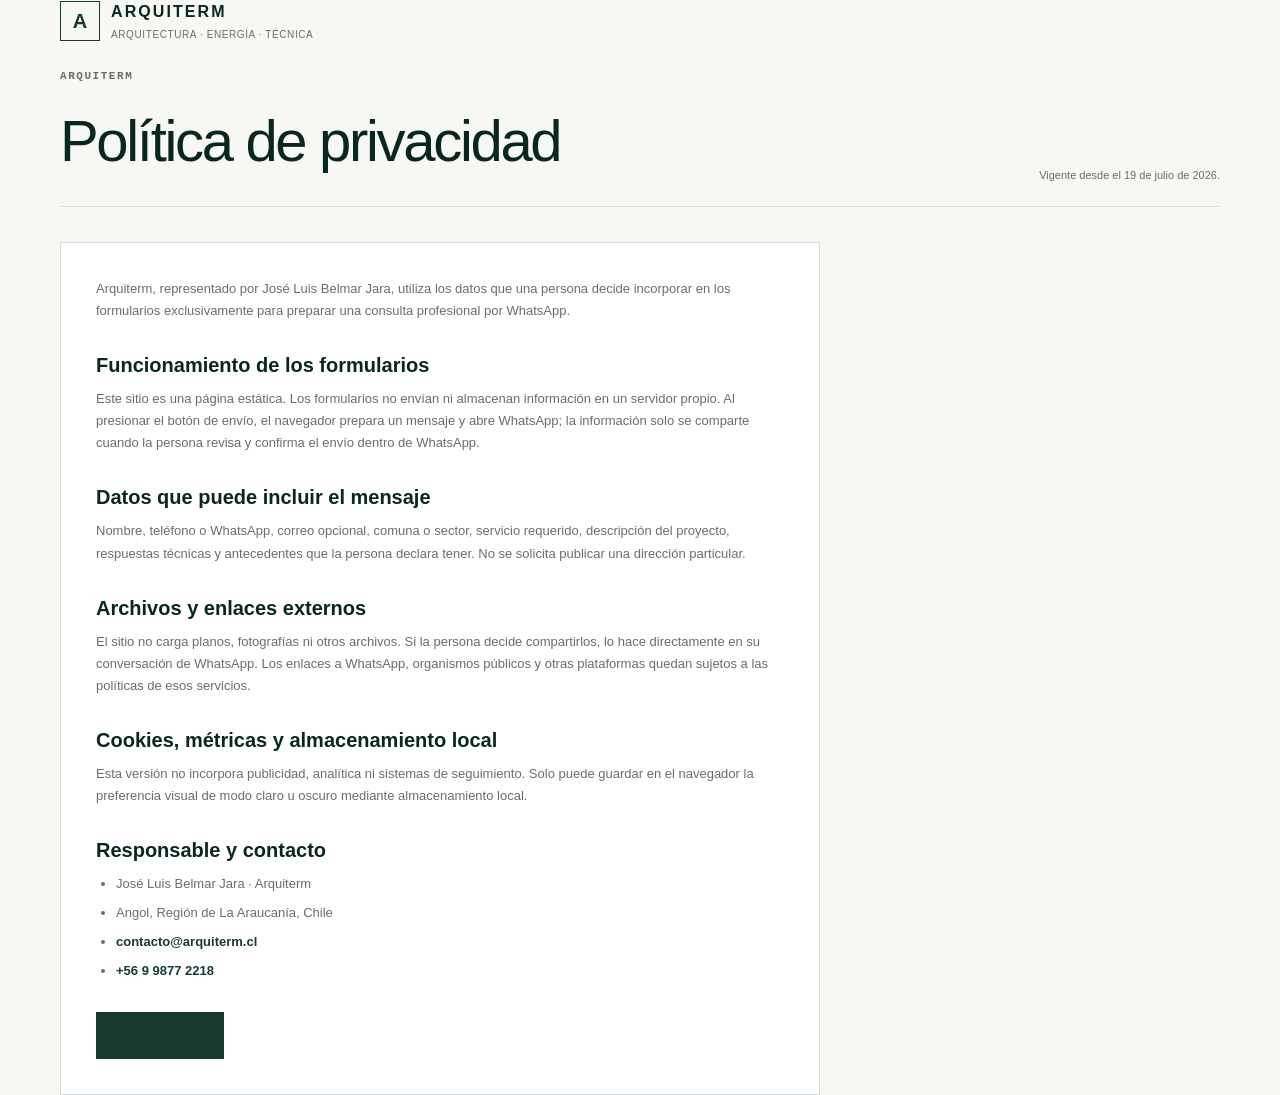
<file: privacidad.html>
<!DOCTYPE html>
<html lang="es" data-theme="light">
<head>
  <meta charset="utf-8">
  <meta name="viewport" content="width=device-width, initial-scale=1">
  <title>Política de privacidad | Arquiterm</title>
  <meta name="description" content="Política de privacidad del sitio Arquiterm.">
  <meta name="robots" content="index, follow">
  <meta name="theme-color" content="#09271f">
  <link rel="icon" href="assets/favicon.svg">
  <link rel="stylesheet" href="assets/styles.css">
  <script>try{const saved=localStorage.getItem("arquiterm-theme");const system=window.matchMedia("(prefers-color-scheme: dark)").matches;document.documentElement.dataset.theme=saved==="dark"||(!saved&&system)?"dark":"light"}catch{document.documentElement.dataset.theme="light"}</script>
</head>
<body>
  <main class="policy-page">
    <div class="wrap">
      <a class="brand" href="index.html" aria-label="Volver a Arquiterm"><b>A</b><span><strong>ARQUITERM</strong><small>Arquitectura · Energía · Técnica</small></span></a>
      <header class="policy-header">
        <div><p class="tag">Arquiterm</p><h1>Política de privacidad</h1></div>
        <p>Vigente desde el 19 de julio de 2026.</p>
      </header>
      <article class="policy-content">
        <p>Arquiterm, representado por José Luis Belmar Jara, utiliza los datos que una persona decide incorporar en los formularios exclusivamente para preparar una consulta profesional por WhatsApp.</p>
        <h2>Funcionamiento de los formularios</h2>
        <p>Este sitio es una página estática. Los formularios no envían ni almacenan información en un servidor propio. Al presionar el botón de envío, el navegador prepara un mensaje y abre WhatsApp; la información solo se comparte cuando la persona revisa y confirma el envío dentro de WhatsApp.</p>
        <h2>Datos que puede incluir el mensaje</h2>
        <p>Nombre, teléfono o WhatsApp, correo opcional, comuna o sector, servicio requerido, descripción del proyecto, respuestas técnicas y antecedentes que la persona declara tener. No se solicita publicar una dirección particular.</p>
        <h2>Archivos y enlaces externos</h2>
        <p>El sitio no carga planos, fotografías ni otros archivos. Si la persona decide compartirlos, lo hace directamente en su conversación de WhatsApp. Los enlaces a WhatsApp, organismos públicos y otras plataformas quedan sujetos a las políticas de esos servicios.</p>
        <h2>Cookies, métricas y almacenamiento local</h2>
        <p>Esta versión no incorpora publicidad, analítica ni sistemas de seguimiento. Solo puede guardar en el navegador la preferencia visual de modo claro u oscuro mediante almacenamiento local.</p>
        <h2>Responsable y contacto</h2>
        <ul>
          <li>José Luis Belmar Jara · Arquiterm</li>
          <li>Angol, Región de La Araucanía, Chile</li>
          <li><a href="mailto:contacto@arquiterm.cl">contacto@arquiterm.cl</a></li>
          <li><a href="tel:+56998772218">+56 9 9877 2218</a></li>
        </ul>
        <a class="btn dark-btn" href="index.html">Volver al sitio</a>
      </article>
    </div>
  </main>
  <script src="assets/script.js" defer></script>
</body>
</html>
</file>
<file: assets/styles.css>
/*! tailwindcss v4.2.1 | MIT License | https://tailwindcss.com */
@layer theme{:root,:host{--font-sans:ui-sans-serif, system-ui, sans-serif, "Apple Color Emoji", "Segoe UI Emoji", "Segoe UI Symbol", "Noto Color Emoji";--font-mono:ui-monospace, SFMono-Regular, Menlo, Monaco, Consolas, "Liberation Mono", "Courier New", monospace;--spacing:.25rem;--default-font-family:var(--font-sans);--default-mono-font-family:var(--font-mono)}}@layer base{*,:after,:before,::backdrop{box-sizing:border-box;border:0 solid;margin:0;padding:0}::file-selector-button{box-sizing:border-box;border:0 solid;margin:0;padding:0}html,:host{-webkit-text-size-adjust:100%;tab-size:4;line-height:1.5;font-family:var(--default-font-family,ui-sans-serif, system-ui, sans-serif, "Apple Color Emoji", "Segoe UI Emoji", "Segoe UI Symbol", "Noto Color Emoji");font-feature-settings:var(--default-font-feature-settings,normal);font-variation-settings:var(--default-font-variation-settings,normal);-webkit-tap-highlight-color:transparent}hr{height:0;color:inherit;border-top-width:1px}abbr:where([title]){-webkit-text-decoration:underline dotted;text-decoration:underline dotted}h1,h2,h3,h4,h5,h6{font-size:inherit;font-weight:inherit}a{color:inherit;-webkit-text-decoration:inherit;-webkit-text-decoration:inherit;-webkit-text-decoration:inherit;-webkit-text-decoration:inherit;text-decoration:inherit}b,strong{font-weight:bolder}code,kbd,samp,pre{font-family:var(--default-mono-font-family,ui-monospace, SFMono-Regular, Menlo, Monaco, Consolas, "Liberation Mono", "Courier New", monospace);font-feature-settings:var(--default-mono-font-feature-settings,normal);font-variation-settings:var(--default-mono-font-variation-settings,normal);font-size:1em}small{font-size:80%}sub,sup{vertical-align:baseline;font-size:75%;line-height:0;position:relative}sub{bottom:-.25em}sup{top:-.5em}table{text-indent:0;border-color:inherit;border-collapse:collapse}:-moz-focusring{outline:auto}progress{vertical-align:baseline}summary{display:list-item}ol,ul,menu{list-style:none}img,svg,video,canvas,audio,iframe,embed,object{vertical-align:middle;display:block}img,video{max-width:100%;height:auto}button,input,select,optgroup,textarea{font:inherit;font-feature-settings:inherit;font-variation-settings:inherit;letter-spacing:inherit;color:inherit;opacity:1;background-color:#0000;border-radius:0}::file-selector-button{font:inherit;font-feature-settings:inherit;font-variation-settings:inherit;letter-spacing:inherit;color:inherit;opacity:1;background-color:#0000;border-radius:0}:where(select:is([multiple],[size])) optgroup{font-weight:bolder}:where(select:is([multiple],[size])) optgroup option{padding-inline-start:20px}::file-selector-button{margin-inline-end:4px}::placeholder{opacity:1}@supports (not ((-webkit-appearance:-apple-pay-button))) or (contain-intrinsic-size:1px){::placeholder{color:currentColor}@supports (color:color-mix(in lab, red, red)){::placeholder{color:color-mix(in oklab, currentcolor 50%, transparent)}}}textarea{resize:vertical}::-webkit-search-decoration{-webkit-appearance:none}::-webkit-date-and-time-value{min-height:1lh;text-align:inherit}::-webkit-datetime-edit{display:inline-flex}::-webkit-datetime-edit-fields-wrapper{padding:0}::-webkit-datetime-edit{padding-block:0}::-webkit-datetime-edit-year-field{padding-block:0}::-webkit-datetime-edit-month-field{padding-block:0}::-webkit-datetime-edit-day-field{padding-block:0}::-webkit-datetime-edit-hour-field{padding-block:0}::-webkit-datetime-edit-minute-field{padding-block:0}::-webkit-datetime-edit-second-field{padding-block:0}::-webkit-datetime-edit-millisecond-field{padding-block:0}::-webkit-datetime-edit-meridiem-field{padding-block:0}::-webkit-calendar-picker-indicator{line-height:1}:-moz-ui-invalid{box-shadow:none}button,input:where([type=button],[type=reset],[type=submit]){appearance:button}::file-selector-button{appearance:button}::-webkit-inner-spin-button{height:auto}::-webkit-outer-spin-button{height:auto}[hidden]:where(:not([hidden=until-found])){display:none!important}}@layer components;@layer utilities{.visible{visibility:visible}.relative{position:relative}.start{inset-inline-start:var(--spacing)}.table{display:table}}:root{--lightningcss-light:initial;--lightningcss-dark: ;color-scheme:light;--forest:#173a31;--deep:#09271f;--wood:#b87543;--wood-action:#965126;--focus:#8a461f;--ink:#202825;--muted:#65706b;--line:#d7dcd8;--paper:#f7f7f3;--sand:#eee8dd;--white:#fff;--success:#e7f2eb;--error:#faece8}*{box-sizing:border-box}html{scroll-behavior:smooth;scroll-padding-top:82px}body{background:var(--paper);color:var(--ink);font-family:var(--font-geist-sans),Arial,sans-serif;-webkit-font-smoothing:antialiased;margin:0}a{color:inherit;text-decoration:none}button,input,select,textarea{font:inherit}button{color:inherit}.wrap{width:min(1160px,100% - 48px);margin:auto}.section{padding:86px 0}.tag{color:var(--wood);font:700 10px var(--font-geist-mono),monospace;letter-spacing:.14em;text-transform:uppercase;margin:0 0 15px}.light{color:#e1a879}.skip-link{z-index:100;color:#111;background:#fff;padding:12px;position:fixed;top:8px;left:8px;transform:translateY(-150%)}.skip-link:focus{transform:none}.header{z-index:60;-webkit-backdrop-filter:blur(14px);backdrop-filter:blur(14px);background:#f7f7f3f2;border-bottom:1px solid #173a311c;grid-template-columns:auto 1fr auto;align-items:center;min-height:76px;padding:8px max(24px,50vw - 580px);display:grid;position:sticky;top:0}.brand{align-items:center;gap:11px;min-width:max-content;display:flex}.brand>b{border:1px solid var(--forest);width:40px;height:40px;color:var(--forest);place-items:center;font-size:20px;display:grid}.brand>span{flex-direction:column;display:flex}.brand strong{color:var(--deep);letter-spacing:.13em;font-size:16px}.brand small{color:var(--muted);letter-spacing:.06em;text-transform:uppercase;margin-top:3px;font-size:8px}.header nav{justify-content:center;align-items:center;gap:27px;display:flex}.header nav>a,.nav-dropdown>summary{cursor:pointer;font-size:12px;font-weight:650}.header nav>a:hover,.nav-dropdown>summary:hover{color:var(--wood)}.nav-dropdown{position:relative}.nav-dropdown>summary{list-style:none}.nav-dropdown>summary::-webkit-details-marker{display:none}.nav-dropdown>summary span{margin-left:5px}.nav-dropdown>div{border:1px solid var(--line);background:var(--white);width:220px;padding:8px;display:grid;position:absolute;top:30px;left:50%;transform:translate(-50%);box-shadow:0 18px 45px #112a2126}.nav-dropdown>div a{border-bottom:1px solid var(--line);padding:12px;font-size:11px}.nav-dropdown>div a:last-child{border:0}.header-actions{align-items:center;gap:9px;display:flex}.theme-toggle{border:1px solid var(--line);background:var(--white);cursor:pointer;align-items:center;gap:8px;min-height:44px;padding:0 12px;font-size:9px;font-weight:700;display:flex}.theme-toggle>span:first-child{font-size:18px}.menu{background:0 0;border:0;display:none}.menu i{background:var(--deep);width:21px;height:2px;margin:4px;display:block}.btn{cursor:pointer;border:1px solid #0000;justify-content:center;align-items:center;min-height:47px;padding:0 21px;font-size:12px;font-weight:700;transition:all .18s;display:inline-flex}.btn:hover{transform:translateY(-2px)}.header-btn,.dark-btn{background:var(--forest);color:#fff}.accent{background:var(--wood-action);color:#fff}.ghost{color:#fff;border-color:#ffffff8c}.hero{background:var(--deep);color:#fff;min-height:620px;position:relative;overflow:hidden}.hero-bg,.hero-shade{position:absolute;inset:0}.hero-bg{background:url("./images/hero-vivienda-arquiterm.png") 50%/cover no-repeat;left:38%}.hero-shade{background:linear-gradient(90deg,#061b17 0%,#061b17f8 37%,#061b17d9 50%,#061b175a 68%,#0000 100%)}.hero-content{flex-direction:column;justify-content:center;min-height:620px;padding:55px 0 40px;display:flex;position:relative}.hero h1{letter-spacing:-.055em;max-width:700px;margin:0;font-size:clamp(49px,5.6vw,78px);font-weight:420;line-height:.98}.hero-lead{color:#ffffffd1;max-width:610px;margin:25px 0 0;font-size:17px;line-height:1.65}.actions{flex-wrap:wrap;gap:10px;margin-top:30px;display:flex}.hero-reassurance{color:#ffffffa4;max-width:620px;margin:13px 0 0;font-size:11px;line-height:1.55}.hero-reassurance:before{color:#e1a879;content:"✓";margin-right:7px}.hero-data{border-top:1px solid #ffffff3a;width:min(620px,100%);margin-top:36px;display:flex}.hero-data>div{flex-direction:column;flex:1;gap:4px;padding:15px 15px 0 0;display:flex}.hero-data strong{font-size:22px;font-weight:500}.hero-data span{color:#ffffff9c;text-transform:uppercase;font-size:9px}.hero-image-note{color:#ffffff91;font:8px var(--font-geist-mono);letter-spacing:.05em;text-transform:uppercase;background:#061b17b8;margin:0;padding:7px 9px;position:absolute;bottom:16px;right:0}.hero-image-note span{color:#fff}.quick-contact{background:var(--sand);padding:66px 0}.quick-contact-grid{grid-template-columns:.82fr 1.18fr;align-items:center;gap:clamp(42px,7vw,90px);display:grid}.quick-contact-copy h2{max-width:480px;color:var(--deep);letter-spacing:-.045em;margin:0;font-size:clamp(37px,4vw,54px);font-weight:430;line-height:1}.quick-contact-copy>p{color:var(--muted);margin:20px 0;font-size:13px;line-height:1.7}.quick-contact-copy ul{flex-wrap:wrap;gap:7px;margin:0;padding:0;list-style:none;display:flex}.quick-contact-copy li{color:var(--forest);text-transform:uppercase;border:1px solid #bdb4a7;padding:8px 10px;font-size:8px;font-weight:750}.quick-form{border-top:4px solid var(--wood);background:var(--white);padding:30px;box-shadow:0 20px 55px #102f2712}.quick-form-head{border-bottom:1px solid var(--line);justify-content:space-between;align-items:baseline;gap:15px;margin-bottom:20px;padding-bottom:15px;display:flex}.quick-form-head small{color:var(--wood);font:8px var(--font-geist-mono);letter-spacing:.11em}.quick-form-head strong{color:var(--deep);font-size:16px;font-weight:560}.quick-fields,.fields{grid-template-columns:1fr 1fr;gap:14px;display:grid}.quick-form label,.smart-form label{color:var(--deep);letter-spacing:.05em;text-transform:uppercase;flex-direction:column;gap:7px;margin-bottom:14px;font-size:9px;font-weight:700;display:flex}.quick-form label em,.smart-form label em{color:var(--muted);margin-left:5px;font-size:8px;font-style:normal}.quick-form input,.quick-form select,.quick-form textarea,.smart-form input,.smart-form select,.smart-form textarea{border:1px solid var(--line);background:var(--paper);width:100%;min-height:46px;color:var(--ink);letter-spacing:0;text-transform:none;outline:none;padding:10px 12px;font-size:12px}.quick-form textarea,.smart-form textarea{resize:vertical;min-height:82px}.quick-form input:focus,.quick-form select:focus,.quick-form textarea:focus,.smart-form input:focus,.smart-form select:focus,.smart-form textarea:focus{border-color:var(--forest);box-shadow:0 0 0 3px #173a3118}.quick-form>.btn{border:0;width:100%}.honeypot{width:1px!important;height:1px!important;position:absolute!important;left:-10000px!important;overflow:hidden!important}.consent{text-transform:none!important;grid-template-columns:17px 1fr!important;gap:9px!important;display:grid!important}.consent input{accent-color:var(--forest);min-height:0!important;margin:2px 0!important}.consent span{color:var(--muted);letter-spacing:0;font-size:9px;font-weight:500;line-height:1.5}.consent a{text-decoration:underline}.form-status{border-left:3px solid var(--forest);margin:13px 0 0;padding:12px;font-size:10px;line-height:1.5}.success{background:var(--success);color:var(--deep)}.error{background:var(--error);color:#702d24;border-color:#a54b3d}.heading{max-width:760px;margin-bottom:42px}.heading h2,.all-services-head h2,.smart-disclosure>summary h2,.about h2{color:var(--deep);letter-spacing:-.045em;margin:0;font-size:clamp(37px,4.5vw,57px);font-weight:430;line-height:1.04}.heading>p:last-child{max-width:660px;color:var(--muted);margin:18px 0 0;font-size:14px;line-height:1.7}.popular-grid{border-top:1px solid var(--line);border-left:1px solid var(--line);grid-template-columns:repeat(4,1fr);display:grid}.popular-grid article{border-right:1px solid var(--line);border-bottom:1px solid var(--line);background:var(--white);flex-direction:column;min-height:305px;padding:25px;display:flex}.popular-grid small{color:var(--wood);font:9px var(--font-geist-mono)}.popular-grid h3{color:var(--deep);margin:24px 0 12px;font-size:19px;font-weight:560;line-height:1.2}.popular-grid p{color:var(--muted);margin:0;font-size:11px;line-height:1.6}.popular-grid strong{color:var(--forest);margin-top:auto;padding-top:20px;font-size:12px}.popular-grid button,.service-detail-grid button{color:var(--forest);cursor:pointer;text-align:left;background:0 0;border:0;padding:12px 0 0;font-size:10px;font-weight:750}.all-services-head{grid-template-columns:1fr .8fr;align-items:end;gap:60px;margin:82px 0 28px;display:grid}.all-services-head h2{font-size:clamp(32px,3.6vw,47px)}.all-services-head>p{color:var(--muted);margin:0;font-size:12px;line-height:1.7}.service-accordion{border-top:1px solid var(--line)}.service-accordion>details{border-bottom:1px solid var(--line)}.service-accordion>details>summary{cursor:pointer;grid-template-columns:36px 1fr auto;align-items:center;gap:18px;padding:22px 5px;list-style:none;display:grid}.service-accordion>details>summary::-webkit-details-marker{display:none}.service-accordion>details>summary>span{color:var(--wood);font:9px var(--font-geist-mono)}.service-accordion>details>summary div{flex-direction:column;gap:4px;display:flex}.service-accordion>details>summary strong{color:var(--deep);font-size:15px}.service-accordion>details>summary small{color:var(--muted);font-size:10px}.service-accordion>details>summary>b{font-size:20px;font-weight:400;transition:all .18s}.service-accordion>details[open]>summary>b{transform:rotate(45deg)}.service-detail-grid{background:var(--line);grid-template-columns:repeat(2,1fr);gap:1px;padding:0 0 25px 54px;display:grid}.service-detail-grid>article{background:var(--white);padding:23px}.service-detail-grid h3{color:var(--deep);margin:0 0 9px;font-size:16px}.service-detail-grid p{color:var(--muted);margin:0;font-size:10px;line-height:1.55}.service-detail-grid dl{border-top:1px solid var(--line);grid-template-columns:1fr 1fr;margin:17px 0 0;display:grid}.service-detail-grid dl>div{padding:12px 8px 0 0}.service-detail-grid dt{color:var(--muted);text-transform:uppercase;font-size:8px}.service-detail-grid dd{color:var(--forest);margin:5px 0 0;font-size:10px;font-weight:700}.service-detail-grid details{margin-top:16px}.service-detail-grid details summary{color:var(--deep);cursor:pointer;font-size:9px;font-weight:700}.service-detail-grid ul{color:var(--muted);margin:10px 0 0;padding-left:17px;font-size:9px;line-height:1.6}.quote{background:var(--deep);color:#fff}.smart-disclosure{border:1px solid #ffffff32}.smart-disclosure>summary{cursor:pointer;justify-content:space-between;align-items:center;gap:35px;padding:38px;list-style:none;display:flex}.smart-disclosure>summary::-webkit-details-marker{display:none}.smart-disclosure>summary h2{color:#fff;font-size:clamp(35px,4vw,52px)}.smart-disclosure>summary span{color:#ffffffa6;max-width:660px;margin-top:12px;font-size:12px;line-height:1.6;display:block}.smart-disclosure>summary>b{text-transform:uppercase;border:1px solid #fff5;min-width:max-content;padding:13px 16px;font-size:10px}.smart-disclosure[open]>summary{border-bottom:1px solid #ffffff32}.smart-form{background:var(--white);color:var(--ink);padding:35px}.form-choice{grid-template-columns:1fr 1fr;gap:14px;display:grid}.guide-summary{border-top:1px solid var(--line);border-left:1px solid var(--line);grid-template-columns:1fr 1fr 1fr;margin:10px 0 0;display:grid}.guide-summary>div{border-right:1px solid var(--line);border-bottom:1px solid var(--line);background:var(--paper);min-height:92px;padding:17px}.guide-summary small{color:var(--muted);font:8px var(--font-geist-mono);letter-spacing:.06em;margin-bottom:10px;display:block}.guide-summary strong{color:var(--forest);font-size:12px;line-height:1.45}.fee-note{color:var(--muted);margin:12px 0 0;font-size:10px;line-height:1.55}.smart-alert{border-left:3px solid var(--wood);background:var(--sand);color:var(--muted);margin:15px 0 0;padding:14px;font-size:10px;line-height:1.6}.form-block{border-top:1px solid var(--line);margin-top:32px;padding-top:26px}.form-block h3{color:var(--deep);margin:0 0 16px;font-size:20px;font-weight:550}.form-block>p{color:var(--muted);margin:-8px 0 18px;font-size:10px}.document-disclosure{border:1px solid var(--line);background:var(--paper);margin-top:25px;padding:18px}.document-disclosure>summary{cursor:pointer;color:var(--deep);justify-content:space-between;font-size:11px;font-weight:700;display:flex}.document-disclosure>p{color:var(--muted);font-size:10px}.document-disclosure>div{grid-template-columns:1fr 1fr;gap:0 20px;display:grid}.document-disclosure label{border-top:1px solid var(--line);text-transform:none;grid-template-columns:17px 1fr;gap:8px;margin:0;padding:10px 0;display:grid}.document-disclosure input{min-height:0;accent-color:var(--forest);margin:1px 0}.document-disclosure span{letter-spacing:0;font-size:9px;font-weight:500;line-height:1.4}.attachment-note{color:var(--muted);margin:18px 0;font-size:10px}.submit-row{border-top:1px solid var(--line);grid-template-columns:1fr auto;align-items:center;gap:25px;margin-top:22px;padding-top:22px;display:grid}.submit-row strong{color:var(--deep);font-size:11px}.submit-row p{color:var(--muted);margin:5px 0 0;font-size:9px}.submit-row .btn{border:0;min-width:270px}.about{background:var(--forest);color:#fff}.about-grid{grid-template-columns:.62fr 1.38fr;align-items:start;gap:clamp(50px,8vw,105px);display:grid}.portrait{aspect-ratio:4/5;border:1px solid #ffffff31;overflow:hidden}.portrait img{object-fit:cover;object-position:center top;width:100%;height:100%;display:block}.about h2{color:#fff}.about-copy>h3{color:#e1a879;margin:10px 0 25px;font-size:13px}.about-copy>p:not(.tag){color:#fffb;font-size:14px;line-height:1.7}.experience-stats{border-top:1px solid #ffffff2d;border-left:1px solid #ffffff2d;grid-template-columns:repeat(3,1fr);margin:28px 0;display:grid}.experience-stats>div{border-bottom:1px solid #ffffff2d;border-right:1px solid #ffffff2d;flex-direction:column;justify-content:space-between;min-height:105px;padding:17px;display:flex}.experience-stats strong{font-size:31px;font-weight:450}.experience-stats span{color:#ffffff8d;text-transform:uppercase;font-size:8px}.profile-disclosures{border-top:1px solid #ffffff30}.profile-disclosures>details{border-bottom:1px solid #ffffff30}.profile-disclosures>details>summary{cursor:pointer;justify-content:space-between;padding:17px 0;font-size:11px;font-weight:650;display:flex}.credentials{background:#ffffff23;grid-template-columns:1fr 1fr;gap:1px;padding:0 0 20px;display:grid}.credentials a{background:#1d483c;flex-direction:column;gap:8px;min-height:95px;padding:16px;display:flex}.credentials small{color:#e1a879;font-size:8px}.credentials b{font-size:10px;line-height:1.5}.project-grid{grid-template-columns:1fr 1fr;gap:10px;padding:0 0 20px;display:grid}.project-grid article{color:var(--ink);background:#fff;overflow:hidden}.project-grid img{aspect-ratio:16/9;object-fit:cover;width:100%;display:block}.project-grid article>div{padding:15px}.project-grid small{color:var(--wood);font-size:8px}.project-grid h3{color:var(--deep);margin:8px 0 5px;font-size:14px}.project-grid p{color:var(--muted);margin:0;font-size:9px}.project-grid a{color:var(--forest);margin-top:11px;font-size:9px;font-weight:750;display:block}.approved-list{padding:5px 0 22px}.approved-list h3{font-size:14px}.approved-list p{border-top:1px solid #ffffff25;justify-content:space-between;gap:15px;margin:0;padding:10px 0;font-size:9px;display:flex}.approved-list p span{color:#ffffff85}.timeline{background:#ffffff24;grid-template-columns:1fr 1fr;gap:1px;padding-bottom:20px;display:grid}.timeline article{background:#1d483c;flex-direction:column;min-height:130px;padding:16px;display:flex}.timeline small{color:#e1a879;font-size:8px}.timeline b{margin-top:12px;font-size:10px;line-height:1.5}.timeline p{color:#ffffff87;margin-top:auto;font-size:9px}.faq{grid-template-columns:.75fr 1.25fr;gap:70px;display:grid}.faq .heading{margin:0}.faq>div:last-child{border-top:1px solid var(--line)}.faq details{border-bottom:1px solid var(--line)}.faq summary{cursor:pointer;color:var(--deep);justify-content:space-between;gap:25px;padding:19px 0;font-size:12px;font-weight:650;list-style:none;display:flex}.faq summary::-webkit-details-marker{display:none}.faq details p{color:var(--muted);margin:0;padding:0 35px 19px 0;font-size:11px;line-height:1.65}.contact{background:var(--sand)}.contact-grid{background:#c9c1b4;grid-template-columns:repeat(4,1fr);gap:1px;margin-bottom:28px;display:grid}.contact-grid article{background:var(--sand);flex-direction:column;gap:14px;min-height:120px;padding:21px;display:flex}.contact-grid small{color:#7b7468;font:8px var(--font-geist-mono);letter-spacing:.09em}.contact-grid a,.contact-grid strong{color:var(--deep);font-size:11px;line-height:1.6}footer{color:#fff8;background:#071c17;padding:33px 0}footer>.wrap{grid-template-columns:1fr auto auto;align-items:center;gap:30px;display:grid}footer .brand>b{color:#e1a879;border-color:#e1a879}footer .brand strong{color:#fff}footer>div>div{gap:18px;display:flex}.wa-float{z-index:50;color:#fff;background:#209d64;border-radius:28px;align-items:center;gap:8px;min-height:47px;padding:7px 15px;font-size:11px;font-weight:750;display:flex;position:fixed;bottom:19px;right:19px;box-shadow:0 10px 28px #031c123d}.mobile-contact-bar{display:none}.admin-shell,.policy-shell{background:var(--paper);min-height:100vh;padding:55px max(24px,50vw - 540px)}.admin-header,.policy-header{border-bottom:1px solid var(--line);justify-content:space-between;align-items:flex-end;gap:30px;margin-bottom:35px;padding-bottom:22px;display:flex}.admin-header h1,.policy-header h1{color:var(--deep);letter-spacing:-.04em;margin:0;font-size:clamp(37px,5vw,58px);font-weight:430}.admin-header p,.policy-header p{color:var(--muted);font-size:11px}.admin-empty,.policy-content{border:1px solid var(--line);background:var(--white);max-width:760px;padding:35px}.admin-empty h1,.admin-empty h2,.policy-content h2{color:var(--deep)}.admin-empty p,.policy-content p,.policy-content li{color:var(--muted);font-size:11px;line-height:1.7}.admin-empty a,.policy-content a{color:var(--forest);font-weight:700}.metrics-grid{grid-template-columns:repeat(5,1fr);gap:8px;margin-bottom:28px;display:grid}.metric-card{border:1px solid var(--line);background:var(--white);padding:18px}.metric-card small{color:var(--muted);text-transform:uppercase;font-size:8px}.metric-card strong{color:var(--deep);margin-top:10px;font-size:26px;font-weight:500;display:block}.consultation-list{gap:13px;display:grid}.consultation-card{border:1px solid var(--line);background:var(--white);padding:25px}.consultation-top{justify-content:space-between;align-items:flex-start;gap:22px;display:flex}.consultation-top>div{grid-template-columns:auto auto;gap:7px 10px;display:grid}.consultation-top h2,.consultation-top p{grid-column:1/-1;margin:7px 0 0}.consultation-top h2{color:var(--deep);font-size:21px}.consultation-top p{color:var(--wood);font-size:10px}.consultation-top small,.consultation-top time{color:var(--muted);font-size:8px}.status-new{background:var(--success);color:var(--forest);text-transform:uppercase;padding:5px 7px;font-size:7px}.consultation-contact{border-top:1px solid var(--line);border-bottom:1px solid var(--line);flex-wrap:wrap;gap:8px 15px;margin:18px 0;padding:12px 0;display:flex}.consultation-description{line-height:1.7}.consultation-card details{margin-top:16px}.consultation-detail{background:var(--paper);margin-top:12px;padding:17px}.consultation-detail dl>div{border-top:1px solid var(--line);grid-template-columns:.7fr 1fr;padding:7px 0;font-size:9px;display:grid}.consultation-detail dd{margin:0}html[data-theme=dark]{--lightningcss-light: ;--lightningcss-dark:initial;color-scheme:dark;--forest:#58a78c;--deep:#edf5f1;--wood:#d99561;--wood-action:#965126;--focus:#efad7c;--ink:#e7efeb;--muted:#a6b5ae;--line:#2b443b;--paper:#091510;--sand:#12241e;--white:#10231c;--success:#153126;--error:#3a211d}html[data-theme=dark] .header{background:#091510f2}html[data-theme=dark] .hero{--deep:#09271f}html[data-theme=dark] .quote{background:#061b17}html[data-theme=dark] .about{background:#102f27}html[data-theme=dark] .quick-contact-copy li{border-color:#496157}html[data-theme=dark] .contact-grid{background:#2c443a}html[data-theme=dark] .contact-grid small{color:#9cafaa}html[data-theme=dark] .credentials a,html[data-theme=dark] .timeline article{background:#173a31}html[data-theme=dark] .project-grid article{color:var(--ink);background:#10231c}@media (width<=1050px){.header{grid-template-columns:1fr auto auto}.menu{display:block}.header nav{border-bottom:1px solid var(--line);background:var(--paper);flex-direction:column;align-items:stretch;gap:0;padding:8px 24px 18px;display:none;position:absolute;top:100%;left:0;right:0}.header nav.open{display:flex}.header nav>a,.nav-dropdown>summary{border-bottom:1px solid var(--line);padding:12px 0}.nav-dropdown>div{width:auto;box-shadow:none;background:0 0;border:0;padding:3px 0 3px 20px;position:static;transform:none}.popular-grid{grid-template-columns:1fr 1fr}.metrics-grid{grid-template-columns:repeat(3,1fr)}}@media (width<=760px){.wrap{width:min(100% - 34px,650px)}.section{padding:68px 0}.hero-bg{background-position:62%;left:0}.hero-shade{background:linear-gradient(#061b1710 0%,#061b1770 22%,#061b17e8 48%,#061b17fc 100%)}.hero,.hero-content{min-height:690px}.hero-content{justify-content:flex-end}.quick-contact-grid,.all-services-head,.about-grid,.faq{grid-template-columns:1fr}.quick-contact-grid{gap:35px}.all-services-head{gap:15px}.portrait{width:min(380px,100%)}.service-detail-grid{padding-left:0}.smart-disclosure>summary{flex-direction:column;align-items:flex-start}.contact-grid{grid-template-columns:1fr 1fr}footer>.wrap{grid-template-columns:1fr;gap:18px}.guide-summary{grid-template-columns:1fr 1fr}.guide-summary>div:last-child{grid-column:1/-1}.submit-row{grid-template-columns:1fr}.submit-row .btn{width:100%}.admin-header,.policy-header{flex-direction:column;align-items:flex-start}.metrics-grid{grid-template-columns:1fr 1fr}}@media (width<=540px){body{padding-bottom:60px}.wrap{width:calc(100% - 28px)}.header{min-height:66px;padding:7px 14px}.brand>b{width:37px;height:37px}.brand strong{font-size:14px}.brand small,.header-btn,.theme-toggle>span:last-child{display:none}.theme-toggle{justify-content:center;width:42px;padding:0}.hero,.hero-content{min-height:700px}.hero h1{font-size:43px}.hero-lead{font-size:14px}.actions,.actions .btn{width:100%}.hero-data>div:nth-child(2){display:none}.hero-image-note{top:12px;bottom:auto;right:0}.quick-contact{padding:52px 0}.quick-form{padding:22px 17px}.quick-fields,.fields,.form-choice,.document-disclosure>div,.popular-grid,.service-detail-grid,.project-grid,.timeline,.credentials,.contact-grid{grid-template-columns:1fr}.popular-grid article{min-height:250px}.service-detail-grid dl{grid-template-columns:1fr}.service-accordion>details>summary{grid-template-columns:27px 1fr auto;gap:10px}.service-accordion>details>summary small{display:none}.smart-disclosure>summary,.smart-form{padding:24px 18px}.guide-summary{grid-template-columns:1fr}.guide-summary>div:last-child{grid-column:auto}.experience-stats{grid-template-columns:1fr}.experience-stats>div{min-height:78px}.approved-list p{flex-direction:column;align-items:flex-start}.faq details p{padding-right:0}.wa-float{display:none}.mobile-contact-bar{z-index:55;background:#071c17;grid-template-columns:1fr 1fr;min-height:58px;padding:6px;display:grid;position:fixed;bottom:0;left:0;right:0;box-shadow:0 -8px 24px #071c1738}.mobile-contact-bar a{color:#fff;place-items:center;font-size:10px;font-weight:750;display:grid}.mobile-contact-bar a:first-child{background:var(--wood)}.mobile-contact-bar a:last-child{background:#209d64}.metrics-grid{grid-template-columns:1fr}.consultation-top{flex-direction:column}.consultation-detail dl>div{grid-template-columns:1fr}}@media (prefers-reduced-motion:reduce){html{scroll-behavior:auto}*{transition-duration:.01ms!important;animation-duration:.01ms!important}}.cev-mark{background:#ffffff0a;border:1px solid #ffffff2d;grid-template-columns:130px 1fr;align-items:center;gap:18px;margin-top:22px;padding:13px;display:grid}.cev-mark img{background:#fff;width:130px;height:auto;display:block}.cev-mark div{flex-direction:column;gap:6px;display:flex}.cev-mark small{color:#e1a879;font-size:8px}.cev-mark span{color:#ffffff8b;font-size:9px;line-height:1.5}@media (width<=540px){.cev-mark{grid-template-columns:105px 1fr}.cev-mark img{width:105px}}:where(a,button,input,select,textarea,summary):focus-visible{outline:3px solid var(--focus);outline-offset:3px}.tag{font-size:11px}.brand small{font-size:10px}.nav-dropdown>div a{font-size:13px}.theme-toggle{font-size:11px}.btn{font-size:13px}.hero-reassurance{font-size:12px}.hero-data span{font-size:11px}.hero-image-note{font-size:10px}.quick-contact-copy li{font-size:11px}.quick-form-head small{font-size:10px}.quick-form label,.smart-form label{font-size:12px}.quick-form label em,.smart-form label em{font-size:11px}.quick-form input,.quick-form select,.quick-form textarea,.smart-form input,.smart-form select,.smart-form textarea{font-size:15px}.consent span,.form-status{font-size:12px}.popular-grid small{font-size:11px}.popular-grid p,.popular-grid strong{font-size:13px}.popular-grid button,.service-detail-grid button{min-height:44px;font-size:12px}.all-services-head>p{font-size:13px}.service-accordion>details>summary{min-height:58px}.service-accordion>details>summary>span{font-size:11px}.service-accordion>details>summary small{font-size:12px}.service-detail-grid p{font-size:13px}.service-detail-grid dt{font-size:11px}.service-detail-grid dd{font-size:12px}.service-detail-grid details summary{min-height:44px;font-size:12px}.service-detail-grid ul{font-size:12px}.smart-disclosure>summary span{font-size:13px}.smart-disclosure>summary>b{font-size:12px}.guide-summary small{font-size:11px}.guide-summary strong{font-size:13px}.fee-note,.smart-alert,.form-block>p,.document-disclosure>p,.attachment-note,.submit-row p{font-size:12px}.document-disclosure>summary{align-items:center;min-height:44px;font-size:13px}.document-disclosure span{font-size:12px}.submit-row strong{font-size:13px}.about-copy>h3,.about-copy>p:not(.tag){font-size:15px}.experience-stats span{font-size:11px}.profile-disclosures>details>summary{align-items:center;min-height:50px;font-size:13px}.credentials small{font-size:10px}.credentials b{font-size:12px}.project-grid small{font-size:11px}.project-grid p,.project-grid a{font-size:12px}.approved-list p{font-size:11px}.timeline small{font-size:10px}.timeline b{font-size:12px}.timeline p{font-size:11px}.faq summary{align-items:center;min-height:52px;font-size:14px}.faq details p{font-size:13px}.contact-grid small{font-size:11px}.contact-grid a,.contact-grid strong{font-size:13px}footer a,footer p{font-size:11px}.wa-float{font-size:12px}.cev-mark small{font-size:10px}.cev-mark strong{font-size:12px}.cev-mark span{font-size:11px}.policy-content p,.policy-content li{font-size:13px}.metric-card small,.consultation-top small,.consultation-top time{font-size:10px}.status-new{font-size:9px}.consultation-contact a,.consultation-contact span,.consultation-description{font-size:12px}.consultation-detail dl>div{font-size:11px}@media (width<=540px){.mobile-contact-bar a{font-size:12px}.mobile-contact-bar a:first-child{background:var(--wood-action)}.hero-data span{font-size:10px}.hero-image-note{font-size:9px}}


/* Ajustes para la versión estática independiente */
:root {
  --font-geist-sans: Arial, Helvetica, sans-serif;
  --font-geist-mono: "Courier New", Courier, monospace;
}
/* Aumento general de legibilidad */
html {
  font-size: 17px;
  scroll-behavior: smooth;
  scroll-padding-top: 110px;
}

@media (min-width: 1024px) {
  html {
    font-size: 18px;
  }
}
/* Textos secundarios más legibles */
header a,
header button,
nav a {
  font-size: 15px !important;
}

main p,
main li {
  font-size: 16px;
  line-height: 1.65;
}

label,
input,
select,
textarea,
.form-status {
  font-size: 16px !important;
}

.hero-image-note {
  font-size: 12px !important;
}

@media (min-width: 1024px) {
  header a,
  header button,
  nav a {
    font-size: 16px !important;
  }

  main p,
  main li {
    font-size: 17px;
  }

  label,
  input,
  select,
  textarea {
    font-size: 17px !important;
  }
}
.hero-bg {
  background-position: center top;
}
.form-status {
  margin: 12px 0 0;
  min-height: 1.4em;
  color: var(--forest);
  font-size: 12px;
  line-height: 1.5;
}
.form-status.error { color: #9a3528; }
.static-note {
  margin-top: 12px;
  color: var(--muted);
  font-size: 11px;
  line-height: 1.55;
}
.policy-page .brand { margin-bottom: 28px; }
.policy-content h2 { margin: 28px 0 8px; font-size: 20px; font-weight: 600; }
.policy-content ul { padding-left: 20px; list-style: disc; }
.policy-content li { margin: 7px 0; }
.policy-content .btn { margin-top: 22px; }
@media (max-width: 540px) {
  .hero-bg { background-position: 58% center; }
}
/* Optimización específica para teléfonos */
@media (max-width: 640px) {
  .hero-bg {
    background-position: 68% center;
  }

  .hero-image-note {
    display: none;
  }

  main > section:first-of-type {
    min-height: calc(100svh - 72px);
  }

  main > section:first-of-type h1 {
    max-width: 10ch;
    font-size: clamp(2.75rem, 12vw, 3.5rem) !important;
    line-height: 0.96 !important;
  }

  main > section:first-of-type p {
    font-size: 16px;
    line-height: 1.55;
  }

  main > section:first-of-type .btn {
    min-height: 48px;
  }

  section[id] {
    scroll-margin-top: 88px;
  }
}
</file>
